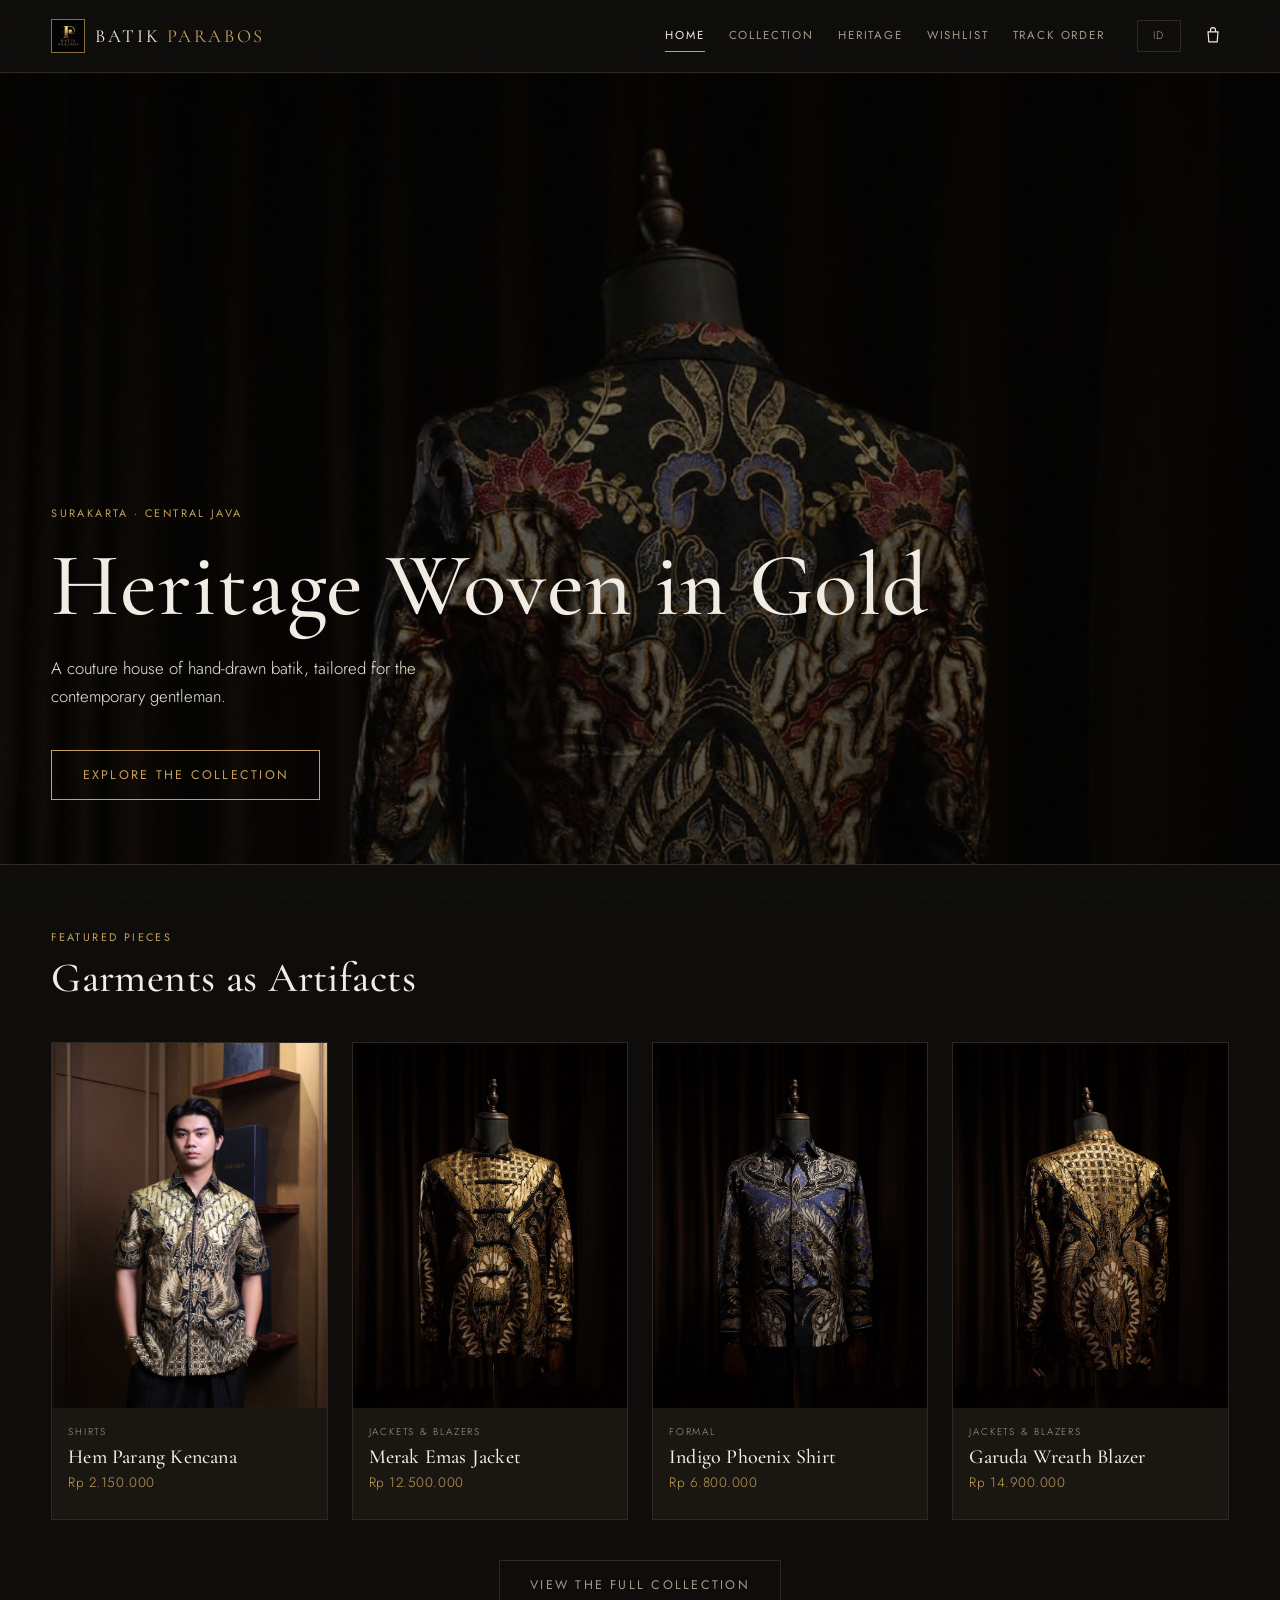
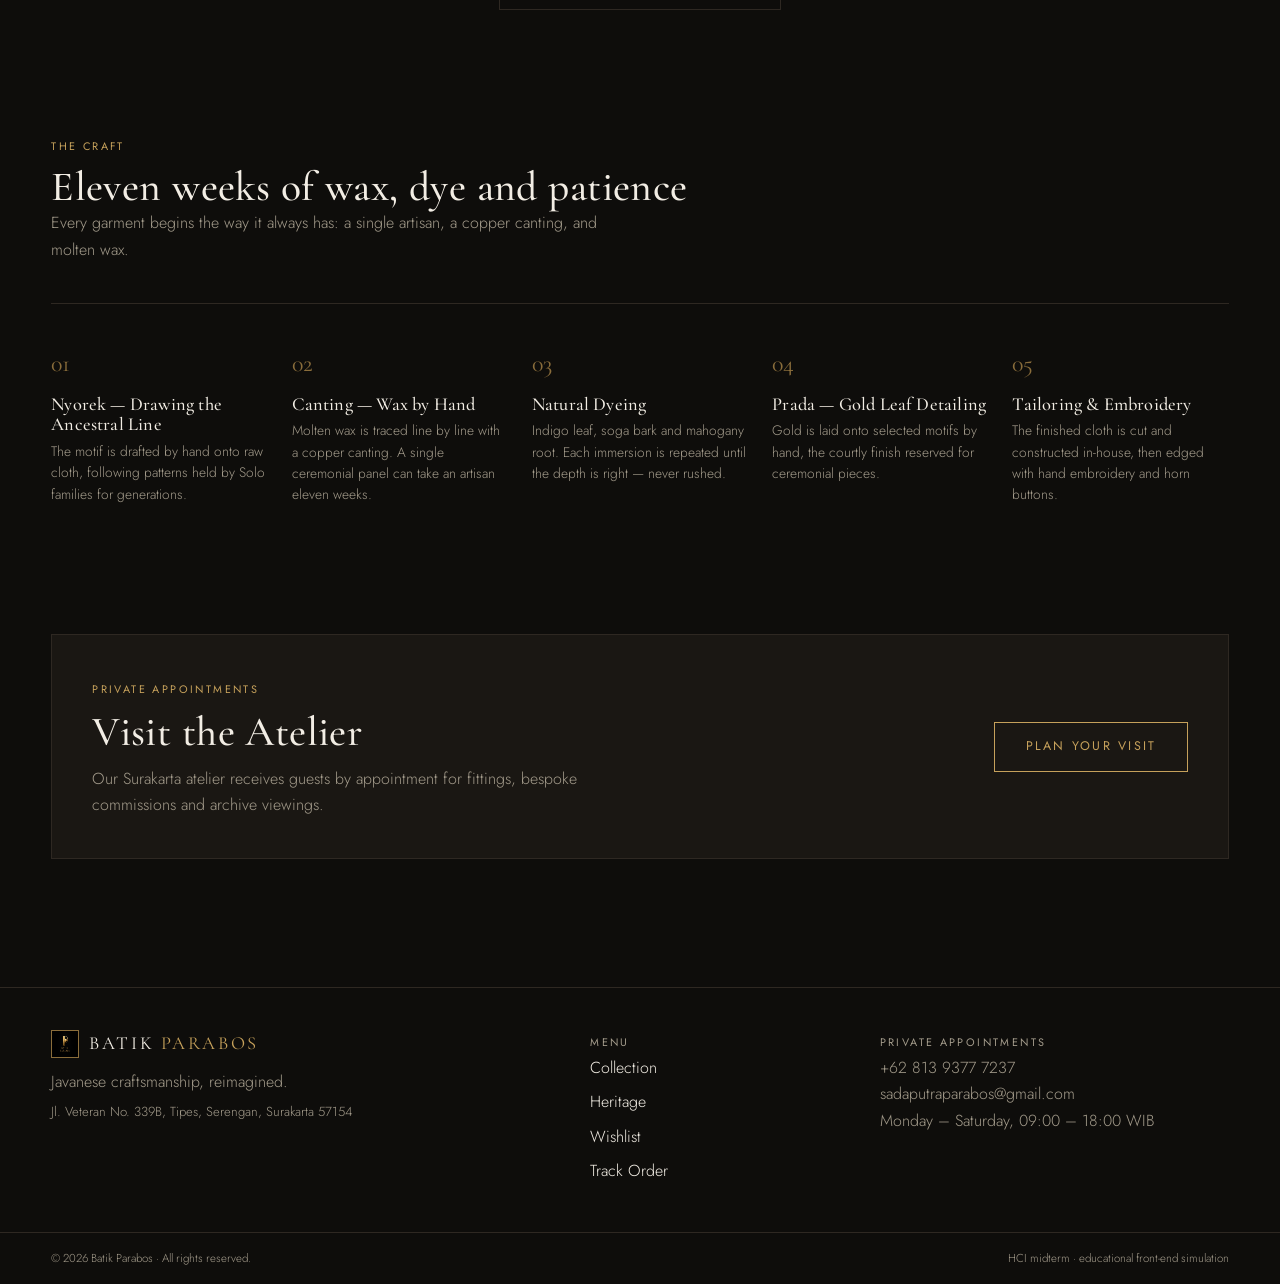
<file: index.html>
﻿<!DOCTYPE html>
<html lang="en">
<head>
  <meta charset="UTF-8">
  <meta name="viewport" content="width=device-width, initial-scale=1.0">
  <title>Batik Parabos — Heritage Batik Couture, Surakarta</title>
  <meta name="description" content="A Surakarta couture house of hand-drawn batik: shirts, jackets and ceremonial blazers uniting Javanese motifs with contemporary tailoring.">
  <link rel="icon" type="image/png" href="img/logo.png">
  <link rel="stylesheet" href="css/fonts.css?v17">
  <link rel="stylesheet" href="css/style.css?v17">
  <link rel="stylesheet" href="css/pages/home.css?v17">
</head>
<body>

  <header class="nav">
    <div class="nav__inner">
      <a class="nav__brand" href="index.html">
        <img src="img/logo.png" alt="Logo Batik Parabos" class="nav__logo">
        <span class="nav__wordmark">Batik <span>Parabos</span></span>
      </a>
      <nav class="nav__links" aria-label="Main navigation">
        <a href="index.html" data-i18n="nav.home" class="is-current">Home</a>
        <a href="collection.html" data-i18n="nav.collection">Collection</a>
        <a href="heritage.html" data-i18n="nav.heritage">Heritage</a>
        <a href="wishlist.html" data-i18n="nav.wishlist">Wishlist</a>
        <a href="track.html" data-i18n="nav.track">Track Order</a>
      </nav>
      <div class="nav__actions">
        <button type="button" class="lang-toggle" data-lang-toggle aria-label="Switch language">ID</button>
        <a class="nav__cart" href="cart.html" aria-label="Cart">
          <svg viewBox="0 0 24 24" aria-hidden="true"><path d="M6 7h12l-1 12H7L6 7z"/><path d="M9 7V5a3 3 0 0 1 6 0v2"/></svg>
          <span class="cart-badge" id="cartBadge">0</span>
        </a>
      </div>
    </div>
  </header>

  <main>
    <section class="hero">
      <div class="hero-media">
        <img src="img/hero.jpg" alt="Punggung blazer batik tulis sogan dengan medali emas">
      </div>
      <div class="hero-scrim"></div>
      <div class="hero__content wrap">
        <p class="label-caps reveal">Surakarta · Central Java</p>
        <h1 class="hero__title reveal">Heritage Woven in Gold</h1>
        <p class="hero__sub reveal">A couture house of hand-drawn batik, tailored for the contemporary gentleman.</p>
        <a href="collection.html" class="btn reveal">Explore the Collection</a>
      </div>
    </section>

    <section class="section wrap">
      <div class="section-head reveal">
        <span class="label-caps" data-i18n="home.featured">Featured Pieces</span>
        <h2 class="section-title" data-i18n="home.featuredTitle">Garments as Artifacts</h2>
      </div>
      <div class="product-grid" id="featuredGrid"></div>
      <div class="home__viewall">
        <a href="collection.html" class="btn btn--ghost">View the full collection</a>
      </div>
    </section>

    <section class="section wrap">
      <div class="section-head reveal">
        <span class="label-caps" data-i18n="heritage.craft">The Craft</span>
        <h2 class="section-title" data-i18n="home.craft">Eleven weeks of wax, dye and patience</h2>
        <p class="lede" data-i18n="home.craftSub">Every garment begins the way it always has: a single artisan, a copper canting, and molten wax.</p>
      </div>
      <div class="craft-strip">
        <div class="craft-step">
          <span class="craft-step__num">01</span>
          <h3 data-i18n="craft.1.title">Nyorek</h3>
          <p class="text-muted" data-i18n="craft.1.desc">The motif is drafted by hand onto raw cloth.</p>
        </div>
        <div class="craft-step">
          <span class="craft-step__num">02</span>
          <h3 data-i18n="craft.2.title">Canting</h3>
          <p class="text-muted" data-i18n="craft.2.desc">Molten wax is traced line by line with a copper canting.</p>
        </div>
        <div class="craft-step">
          <span class="craft-step__num">03</span>
          <h3 data-i18n="craft.3.title">Natural Dyeing</h3>
          <p class="text-muted" data-i18n="craft.3.desc">Indigo leaf, soga bark and mahogany root — never rushed.</p>
        </div>
        <div class="craft-step">
          <span class="craft-step__num">04</span>
          <h3 data-i18n="craft.4.title">Prada</h3>
          <p class="text-muted" data-i18n="craft.4.desc">Gold is laid onto selected motifs by hand.</p>
        </div>
        <div class="craft-step">
          <span class="craft-step__num">05</span>
          <h3 data-i18n="craft.5.title">Tailoring</h3>
          <p class="text-muted" data-i18n="craft.5.desc">Cut and constructed in-house, edged with hand embroidery.</p>
        </div>
      </div>
    </section>

    <section class="section wrap">
      <div class="atelier-band reveal">
        <div>
          <span class="label-caps" data-i18n="atelier.sub">Private appointments</span>
          <h2 class="section-title" data-i18n="atelier.title">Visit the Atelier</h2>
          <p class="lede" data-i18n="atelier.p">Our Surakarta atelier receives guests by appointment for fittings, bespoke commissions and archive viewings.</p>
        </div>
        <a href="heritage.html#atelier" class="btn">Plan your visit</a>
      </div>
    </section>
  </main>

  <footer class="footer">
    <div class="footer__inner">
      <div>
        <div class="footer__brand">
          <img src="img/logo.png" alt="">
          <span class="nav__wordmark">Batik <span>Parabos</span></span>
        </div>
        <p class="text-muted" data-i18n="footer.tag">Javanese craftsmanship, reimagined.</p>
        <p class="text-muted footer__addr">Jl. Veteran No. 339B, Tipes, Serengan, Surakarta 57154</p>
      </div>
      <div>
        <span class="label-caps">Menu</span>
        <ul>
          <li><a href="collection.html" data-i18n="nav.collection">Collection</a></li>
          <li><a href="heritage.html" data-i18n="nav.heritage">Heritage</a></li>
          <li><a href="wishlist.html" data-i18n="nav.wishlist">Wishlist</a></li>
          <li><a href="track.html" data-i18n="footer.track">Track Order</a></li>
        </ul>
      </div>
      <div>
        <span class="label-caps" data-i18n="atelier.sub">Private appointments</span>
        <p class="text-muted">+62 813 9377 7237</p>
        <p class="text-muted">sadaputraparabos@gmail.com</p>
        <p class="text-muted" data-i18n="atelier.hours">Monday – Saturday, 09:00 – 18:00 WIB</p>
      </div>
    </div>
    <div class="footer__bottom">
      <div class="footer__bottom-inner">
        <span>© 2026 Batik Parabos · <span data-i18n="footer.rights">All rights reserved.</span></span>
        <span>HCI midterm · educational front-end simulation</span>
      </div>
    </div>
  </footer>

  <div class="toast" id="toast" role="status" aria-live="polite"></div>

  <script src="js/products.js?v17"></script>
  <script src="js/i18n.js?v17"></script>
  <script src="js/main.js?v17"></script>
  <script src="js/home.js?v17"></script>
</body>
</html>
</file>
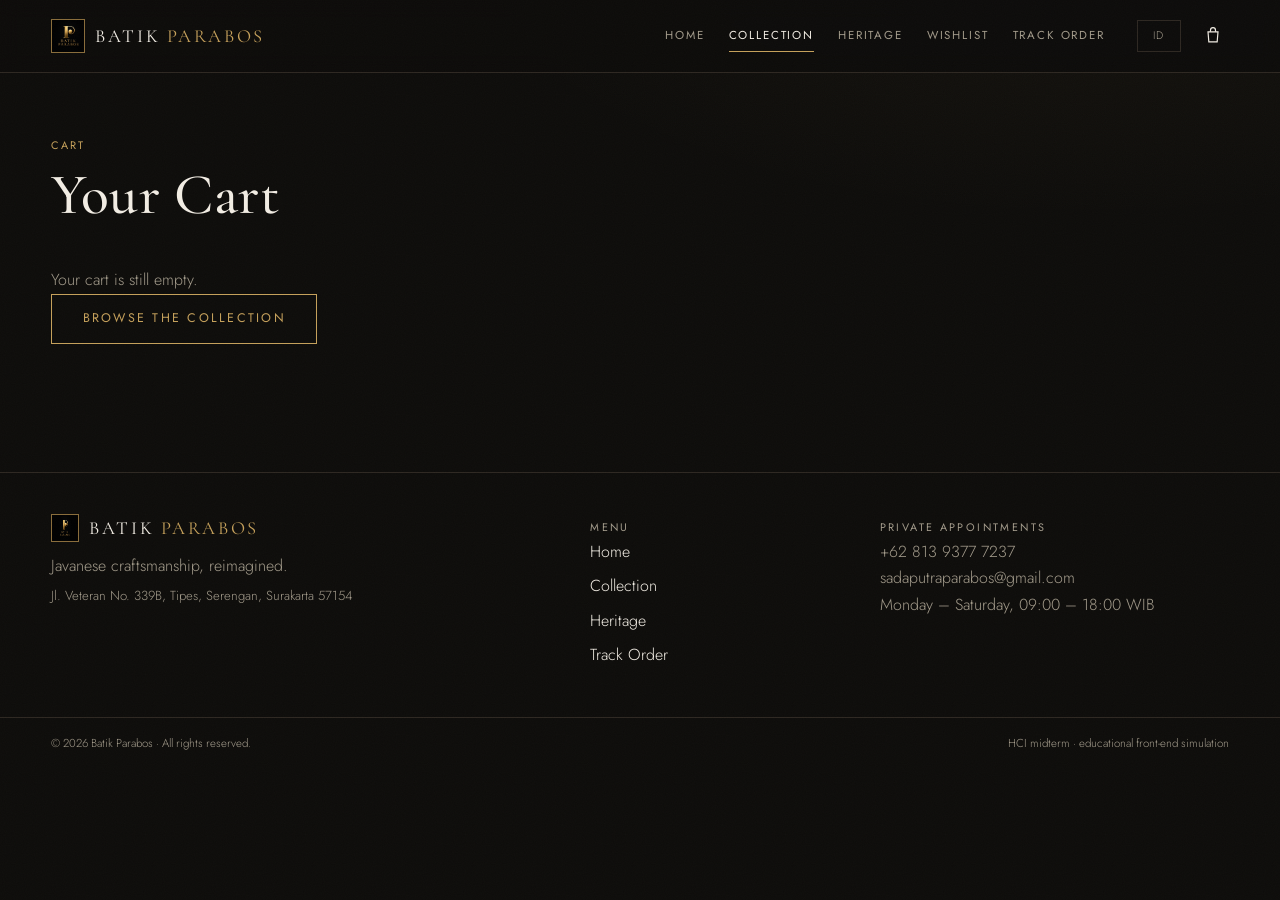
<file: cart.html>
﻿<!DOCTYPE html>
<html lang="en">
<head>
  <meta charset="UTF-8">
  <meta name="viewport" content="width=device-width, initial-scale=1.0">
  <title>Your Cart — Batik Parabos</title>
  <link rel="icon" type="image/png" href="img/logo.png">
  <link rel="stylesheet" href="css/fonts.css?v17">
  <link rel="stylesheet" href="css/style.css?v17">
  <link rel="stylesheet" href="css/pages/cart.css?v17">
</head>
<body>

  <header class="nav">
    <div class="nav__inner">
      <a class="nav__brand" href="index.html">
        <img src="img/logo.png" alt="Logo Batik Parabos" class="nav__logo">
        <span class="nav__wordmark">Batik <span>Parabos</span></span>
      </a>
      <nav class="nav__links" aria-label="Main navigation">
        <a href="index.html" data-i18n="nav.home">Home</a>
        <a href="collection.html" data-i18n="nav.collection" class="is-current">Collection</a>
        <a href="heritage.html" data-i18n="nav.heritage">Heritage</a>
        <a href="wishlist.html" data-i18n="nav.wishlist">Wishlist</a>
        <a href="track.html" data-i18n="nav.track">Track Order</a>
      </nav>
      <div class="nav__actions">
        <button type="button" class="lang-toggle" data-lang-toggle aria-label="Switch language">ID</button>
        <a class="nav__cart" href="cart.html" aria-label="Cart">
          <svg viewBox="0 0 24 24" aria-hidden="true"><path d="M6 7h12l-1 12H7L6 7z"/><path d="M9 7V5a3 3 0 0 1 6 0v2"/></svg>
          <span class="cart-badge" id="cartBadge">0</span>
        </a>
      </div>
    </div>
  </header>

  <main class="section wrap">
    <div class="section-head">
      <span class="label-caps" data-i18n="nav.cart">Cart</span>
      <h1 class="page-title" data-i18n="cart.title">Your Cart</h1>
    </div>

    <div class="cart-empty" id="cartEmpty" hidden>
      <p class="lede" data-i18n="cart.empty">Your cart is still empty.</p>
      <a href="collection.html" class="btn" data-i18n="cart.browse">Browse the collection</a>
    </div>

    <div class="cart-layout" id="cartLayout" hidden>
      <div class="cart-list" id="cartList"></div>

      <aside class="cart-summary">
        <span class="label-caps" data-i18n="checkout.summary">Order summary</span>
        <div class="cart-row-line">
          <span class="text-muted" data-i18n="cart.subtotal">Subtotal</span>
          <span id="sumSubtotal"></span>
        </div>
        <div class="cart-row-line">
          <span class="text-muted" data-i18n="cart.shipping">Shipping</span>
          <span class="cart-free" data-i18n="cart.shippingVal">Complimentary insured delivery</span>
        </div>
        <div class="cart-row-line cart-row-line--total">
          <span data-i18n="cart.total">Total</span>
          <span id="sumTotal"></span>
        </div>
        <a href="checkout.html" class="btn btn--solid cart-checkout-btn" id="btnCheckout" data-i18n="cart.checkout">Proceed to Checkout</a>
      </aside>
    </div>
  </main>

  <footer class="footer">
    <div class="footer__inner">
      <div>
        <div class="footer__brand">
          <img src="img/logo.png" alt="">
          <span class="nav__wordmark">Batik <span>Parabos</span></span>
        </div>
        <p class="text-muted" data-i18n="footer.tag">Javanese craftsmanship, reimagined.</p>
        <p class="text-muted footer__addr">Jl. Veteran No. 339B, Tipes, Serengan, Surakarta 57154</p>
      </div>
      <div>
        <span class="label-caps">Menu</span>
        <ul>
          <li><a href="index.html" data-i18n="nav.home">Home</a></li>
          <li><a href="collection.html" data-i18n="nav.collection">Collection</a></li>
          <li><a href="heritage.html" data-i18n="nav.heritage">Heritage</a></li>
          <li><a href="track.html" data-i18n="footer.track">Track Order</a></li>
        </ul>
      </div>
      <div>
        <span class="label-caps" data-i18n="atelier.sub">Private appointments</span>
        <p class="text-muted">+62 813 9377 7237</p>
        <p class="text-muted">sadaputraparabos@gmail.com</p>
        <p class="text-muted" data-i18n="atelier.hours">Monday – Saturday, 09:00 – 18:00 WIB</p>
      </div>
    </div>
    <div class="footer__bottom">
      <div class="footer__bottom-inner">
        <span>© 2026 Batik Parabos · <span data-i18n="footer.rights">All rights reserved.</span></span>
        <span>HCI midterm · educational front-end simulation</span>
      </div>
    </div>
  </footer>

  <div class="toast" id="toast" role="status" aria-live="polite"></div>

  <script src="js/products.js?v17"></script>
  <script src="js/i18n.js?v17"></script>
  <script src="js/main.js?v17"></script>
  <script src="js/cart.js?v17"></script>
</body>
</html>
</file>
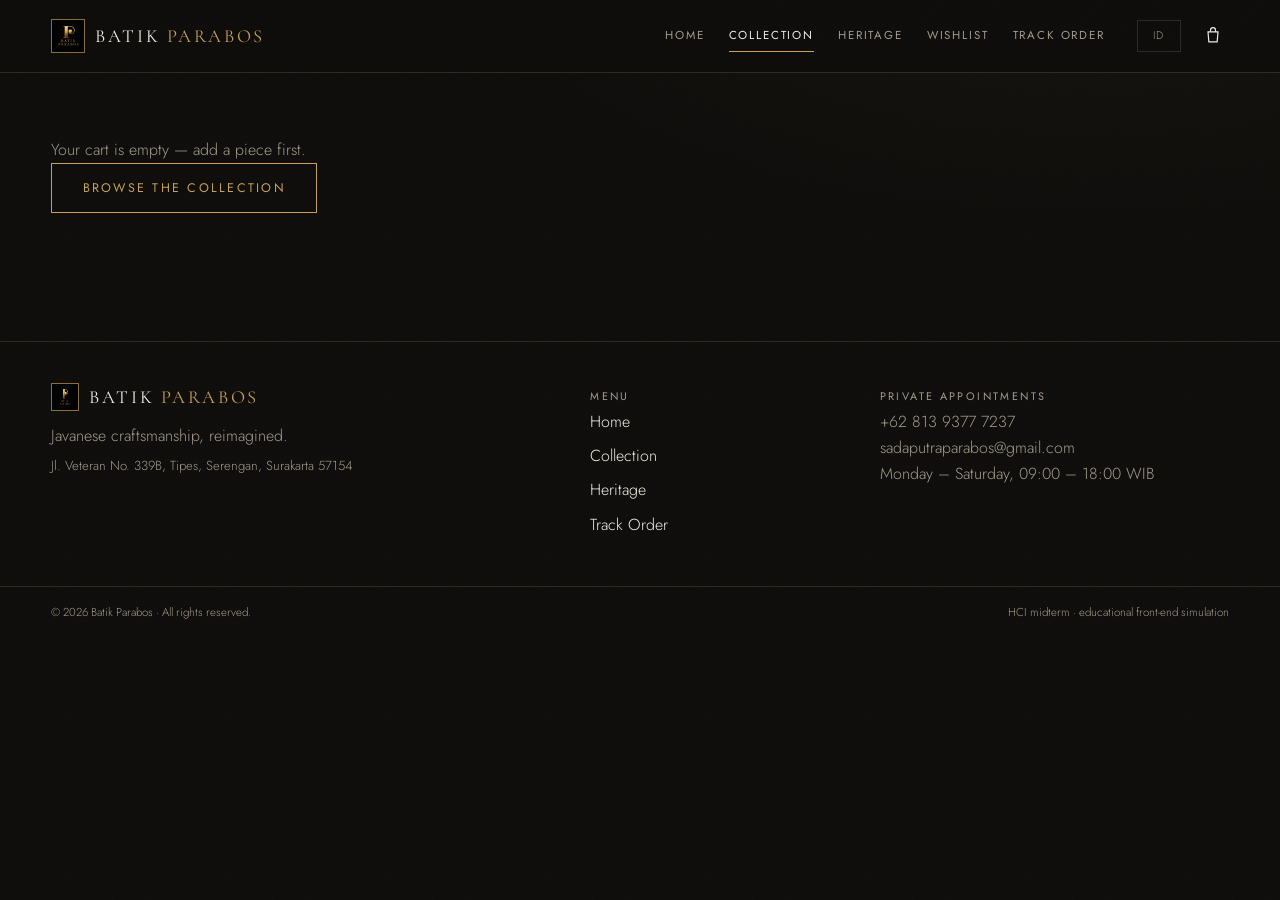
<file: checkout.html>
﻿<!DOCTYPE html>
<html lang="en">
<head>
  <meta charset="UTF-8">
  <meta name="viewport" content="width=device-width, initial-scale=1.0">
  <title>Checkout — Batik Parabos</title>
  <link rel="icon" type="image/png" href="img/logo.png">
  <link rel="stylesheet" href="css/fonts.css?v17">
  <link rel="stylesheet" href="css/style.css?v17">
  <link rel="stylesheet" href="css/pages/checkout.css?v17">
</head>
<body>

  <header class="nav">
    <div class="nav__inner">
      <a class="nav__brand" href="index.html">
        <img src="img/logo.png" alt="Logo Batik Parabos" class="nav__logo">
        <span class="nav__wordmark">Batik <span>Parabos</span></span>
      </a>
      <nav class="nav__links" aria-label="Main navigation">
        <a href="index.html" data-i18n="nav.home">Home</a>
        <a href="collection.html" data-i18n="nav.collection" class="is-current">Collection</a>
        <a href="heritage.html" data-i18n="nav.heritage">Heritage</a>
        <a href="wishlist.html" data-i18n="nav.wishlist">Wishlist</a>
        <a href="track.html" data-i18n="nav.track">Track Order</a>
      </nav>
      <div class="nav__actions">
        <button type="button" class="lang-toggle" data-lang-toggle aria-label="Switch language">ID</button>
        <a class="nav__cart" href="cart.html" aria-label="Cart">
          <svg viewBox="0 0 24 24" aria-hidden="true"><path d="M6 7h12l-1 12H7L6 7z"/><path d="M9 7V5a3 3 0 0 1 6 0v2"/></svg>
          <span class="cart-badge" id="cartBadge">0</span>
        </a>
      </div>
    </div>
  </header>

  <main class="section wrap">
    <div id="coEmpty" hidden>
      <p class="lede" data-i18n="checkout.empty">Your cart is empty — add a piece first.</p>
      <a href="collection.html" class="btn" data-i18n="cart.browse">Browse the collection</a>
    </div>

    <div id="coForm" hidden>
      <div class="section-head">
        <span class="label-caps" data-i18n="nav.cart">Cart</span>
        <h1 class="page-title" data-i18n="checkout.title">Checkout</h1>
      </div>

      <div class="co-layout">
        <section class="co-panel">
          <span class="label-caps" data-i18n="checkout.details">Delivery details</span>
          <form id="checkoutForm" novalidate>
            <div class="field co-field">
              <label for="fName" data-i18n="checkout.name">Full name</label>
              <input type="text" id="fName" autocomplete="name">
              <span class="field-error" id="eName" data-i18n="checkout.err.name">Please enter your name</span>
            </div>
            <div class="field co-field">
              <label for="fPhone" data-i18n="checkout.phone">Phone / WhatsApp</label>
              <input type="tel" id="fPhone" autocomplete="tel">
              <span class="field-error" id="ePhone" data-i18n="checkout.err.phone">Please enter a valid phone number</span>
            </div>
            <div class="field co-field">
              <label for="fAddr" data-i18n="checkout.address">Delivery address</label>
              <textarea id="fAddr" rows="3" autocomplete="street-address"></textarea>
              <span class="field-error" id="eAddr" data-i18n="checkout.err.address">Please enter your delivery address</span>
            </div>

            <span class="label-caps co-pay-label" data-i18n="checkout.payment">Payment</span>
            <div class="co-pay-options">
              <label class="co-pay-option">
                <input type="radio" name="pay" value="transfer" checked>
                <svg class="co-pay-icon" viewBox="0 0 24 24" aria-hidden="true"><path d="M3 10l9-6 9 6"/><path d="M5 10v8M9.5 10v8M14.5 10v8M19 10v8"/><path d="M3 18h18"/></svg>
                <span class="co-pay-text">
                  <span class="co-pay-name" data-i18n="checkout.pay.transfer">Bank transfer</span>
                  <span class="co-pay-desc" data-i18n="checkout.pay.transferDesc">Pay from any bank account</span>
                </span>
              </label>

              <label class="co-pay-option">
                <input type="radio" name="pay" value="va">
                <svg class="co-pay-icon" viewBox="0 0 24 24" aria-hidden="true"><rect x="4" y="3" width="16" height="18" rx="1"/><path d="M8 7h8M8 11h8M8 15h4"/><path d="M16 17h.01"/></svg>
                <span class="co-pay-text">
                  <span class="co-pay-name" data-i18n="checkout.pay.va">Virtual account</span>
                  <span class="co-pay-desc" data-i18n="checkout.pay.vaDesc">One-time account number — BCA, Mandiri, BNI, BRI</span>
                </span>
              </label>

              <label class="co-pay-option">
                <input type="radio" name="pay" value="qris">
                <svg class="co-pay-icon" viewBox="0 0 24 24" aria-hidden="true"><rect x="3" y="3" width="7" height="7"/><rect x="14" y="3" width="7" height="7"/><rect x="3" y="14" width="7" height="7"/><path d="M14 14h3v3h-3zM18 18h3v3h-3zM14 21v-2M21 14h-2"/></svg>
                <span class="co-pay-text">
                  <span class="co-pay-name" data-i18n="checkout.pay.qris">QRIS</span>
                  <span class="co-pay-desc" data-i18n="checkout.pay.qrisDesc">Scan with any e-wallet or m-banking</span>
                </span>
              </label>
            </div>
            <p class="co-sim text-muted" data-i18n="checkout.sim">Simulated payment — no real charge</p>
          </form>
        </section>

        <aside class="co-summary">
          <span class="label-caps" data-i18n="checkout.summary">Order summary</span>
          <div id="coItems" class="co-items"></div>
          <div class="cart-row-line">
            <span class="text-muted" data-i18n="cart.subtotal">Subtotal</span>
            <span id="coSubtotal"></span>
          </div>
          <div class="cart-row-line">
            <span class="text-muted" data-i18n="cart.shipping">Shipping</span>
            <span class="cart-free" data-i18n="cart.shippingVal">Complimentary insured delivery</span>
          </div>
          <div class="cart-row-line cart-row-line--total">
            <span data-i18n="cart.total">Total</span>
            <span id="coTotal"></span>
          </div>
          <button type="submit" form="checkoutForm" class="btn btn--solid" id="btnPay" data-i18n="checkout.pay">Place Order</button>
        </aside>
      </div>
    </div>

<div id="coPayment" hidden>
  <div class="success pay-screen">
    <span class="label-caps" data-i18n="pay.title">Payment Instructions</span>
    <h1 class="page-title" id="payTitle"></h1>
    <p class="lede" data-i18n="pay.sub">Complete your payment to confirm the order.</p>

    <div class="pay-total">
      <span class="text-muted" data-i18n="cart.total">Total</span>
      <strong id="payAmount"></strong>
    </div>

    <!-- Transfer -->
    <div class="pay-method" id="payTransfer" hidden>
      <div class="co-pay-line"><span class="text-muted" data-i18n="checkout.pay.bank">Bank</span><strong>BCA</strong></div>
      <div class="co-pay-line"><span class="text-muted" data-i18n="checkout.pay.account">Account number</span><strong>8001 2345 6789</strong></div>
      <div class="co-pay-line"><span class="text-muted" data-i18n="checkout.pay.holder">Account holder</span><strong>Batik Parabos</strong></div>
    </div>

    <!-- Virtual account -->
    <div class="pay-method" id="payVa" hidden>
      <p class="text-muted" data-i18n="pay.vaBank">Virtual account bank</p>
      <div class="va-banks" id="vaBanks">
        <button type="button" class="va-bank is-current" data-bank="BCA">BCA</button>
        <button type="button" class="va-bank" data-bank="Mandiri">Mandiri</button>
        <button type="button" class="va-bank" data-bank="BNI">BNI</button>
        <button type="button" class="va-bank" data-bank="BRI">BRI</button>
      </div>
      <div class="va-number" id="vaNumber"></div>
      <ol class="pay-steps text-muted">
        <li data-i18n="pay.vaStep1">Open your m-banking or ATM.</li>
        <li data-i18n="pay.vaStep2">Choose Virtual Account billing.</li>
        <li data-i18n="pay.vaStep3">Enter the number above and pay the full amount.</li>
      </ol>
    </div>

    <!-- QRIS -->
    <div class="pay-method" id="payQris" hidden>
      <div class="co-pay-qr" aria-hidden="true">
        <svg viewBox="0 0 21 21"><path d="M0 0h7v7H0zM2 2h3v3H2zM14 0h7v7h-7zM16 2h3v3h-3zM0 14h7v7H0zM2 16h3v3H2zM9 0h2v2H9zM12 1h1v3h-1zM9 4h1v2H9zM0 9h2v2H0zM4 10h3v1H4zM9 9h2v2H9zM12 11h1v2h-1zM9 13h1v3H9zM11 15h2v2h-2zM14 14h2v1h-2zM17 13h2v1h-2zM19 15h2v3h-2zM14 18h1v3h-1zM16 20h2v1h-2zM9 19h1v2H9zM3 9h1v1H3zM6 13h1v1H6z" fill="currentColor"/></svg>
      </div>
      <p class="text-muted" data-i18n="pay.qrisHint">Scan with any e-wallet or m-banking app.</p>
    </div>

    <!-- Simulated gateway: auto-verified after 5 seconds -->
    <div class="pay-wait">
      <p class="pay-wait__status text-muted" data-i18n="pay.waiting">Payment gateway is verifying your payment… (simulated)</p>
      <div class="pay-progress" role="progressbar" aria-label="Payment verification">
        <div class="pay-progress__fill" id="payProgressFill"></div>
      </div>
    </div>

    <p class="co-pay-sim text-muted" data-i18n="pay.simNoticeFull">Payment confirmation is simulated — this demo marks the order as paid automatically after a few seconds. In a real store, a payment gateway verifies every payment in real time.</p>
  </div>
</div>

<div id="coSuccess" hidden>
  <div class="success">
    <h1 class="page-title" data-i18n="success.thanks">Order Confirmed</h1>
    <p class="lede" data-i18n="success.paidSub">Payment received — your piece is queued with the atelier.</p>
    <div class="success__no">
      <span class="text-muted" data-i18n="success.orderNo">Order number</span>
      <strong id="successNo"></strong>
    </div>
    <p class="text-muted success__hint" data-i18n="success.shipPending">A shipping code will appear once the courier processes your package — track your order to see it.</p>
    <div class="success__actions">
      <a href="track.html" class="btn btn--solid" data-i18n="success.track">Track Your Order</a>
      <a href="collection.html" class="btn btn--ghost" data-i18n="success.back">Back to Collection</a>
    </div>
  </div>
</div>
  </main>

  <footer class="footer">
    <div class="footer__inner">
      <div>
        <div class="footer__brand">
          <img src="img/logo.png" alt="">
          <span class="nav__wordmark">Batik <span>Parabos</span></span>
        </div>
        <p class="text-muted" data-i18n="footer.tag">Javanese craftsmanship, reimagined.</p>
        <p class="text-muted footer__addr">Jl. Veteran No. 339B, Tipes, Serengan, Surakarta 57154</p>
      </div>
      <div>
        <span class="label-caps">Menu</span>
        <ul>
          <li><a href="index.html" data-i18n="nav.home">Home</a></li>
          <li><a href="collection.html" data-i18n="nav.collection">Collection</a></li>
          <li><a href="heritage.html" data-i18n="nav.heritage">Heritage</a></li>
          <li><a href="track.html" data-i18n="footer.track">Track Order</a></li>
        </ul>
      </div>
      <div>
        <span class="label-caps" data-i18n="atelier.sub">Private appointments</span>
        <p class="text-muted">+62 813 9377 7237</p>
        <p class="text-muted">sadaputraparabos@gmail.com</p>
        <p class="text-muted" data-i18n="atelier.hours">Monday – Saturday, 09:00 – 18:00 WIB</p>
      </div>
    </div>
    <div class="footer__bottom">
      <div class="footer__bottom-inner">
        <span>© 2026 Batik Parabos · <span data-i18n="footer.rights">All rights reserved.</span></span>
        <span>HCI midterm · educational front-end simulation</span>
      </div>
    </div>
  </footer>

  <div class="toast" id="toast" role="status" aria-live="polite"></div>

  <script src="js/products.js?v17"></script>
  <script src="js/i18n.js?v17"></script>
  <script src="js/main.js?v17"></script>
  <script src="js/checkout.js?v17"></script>
</body>
</html>
</file>
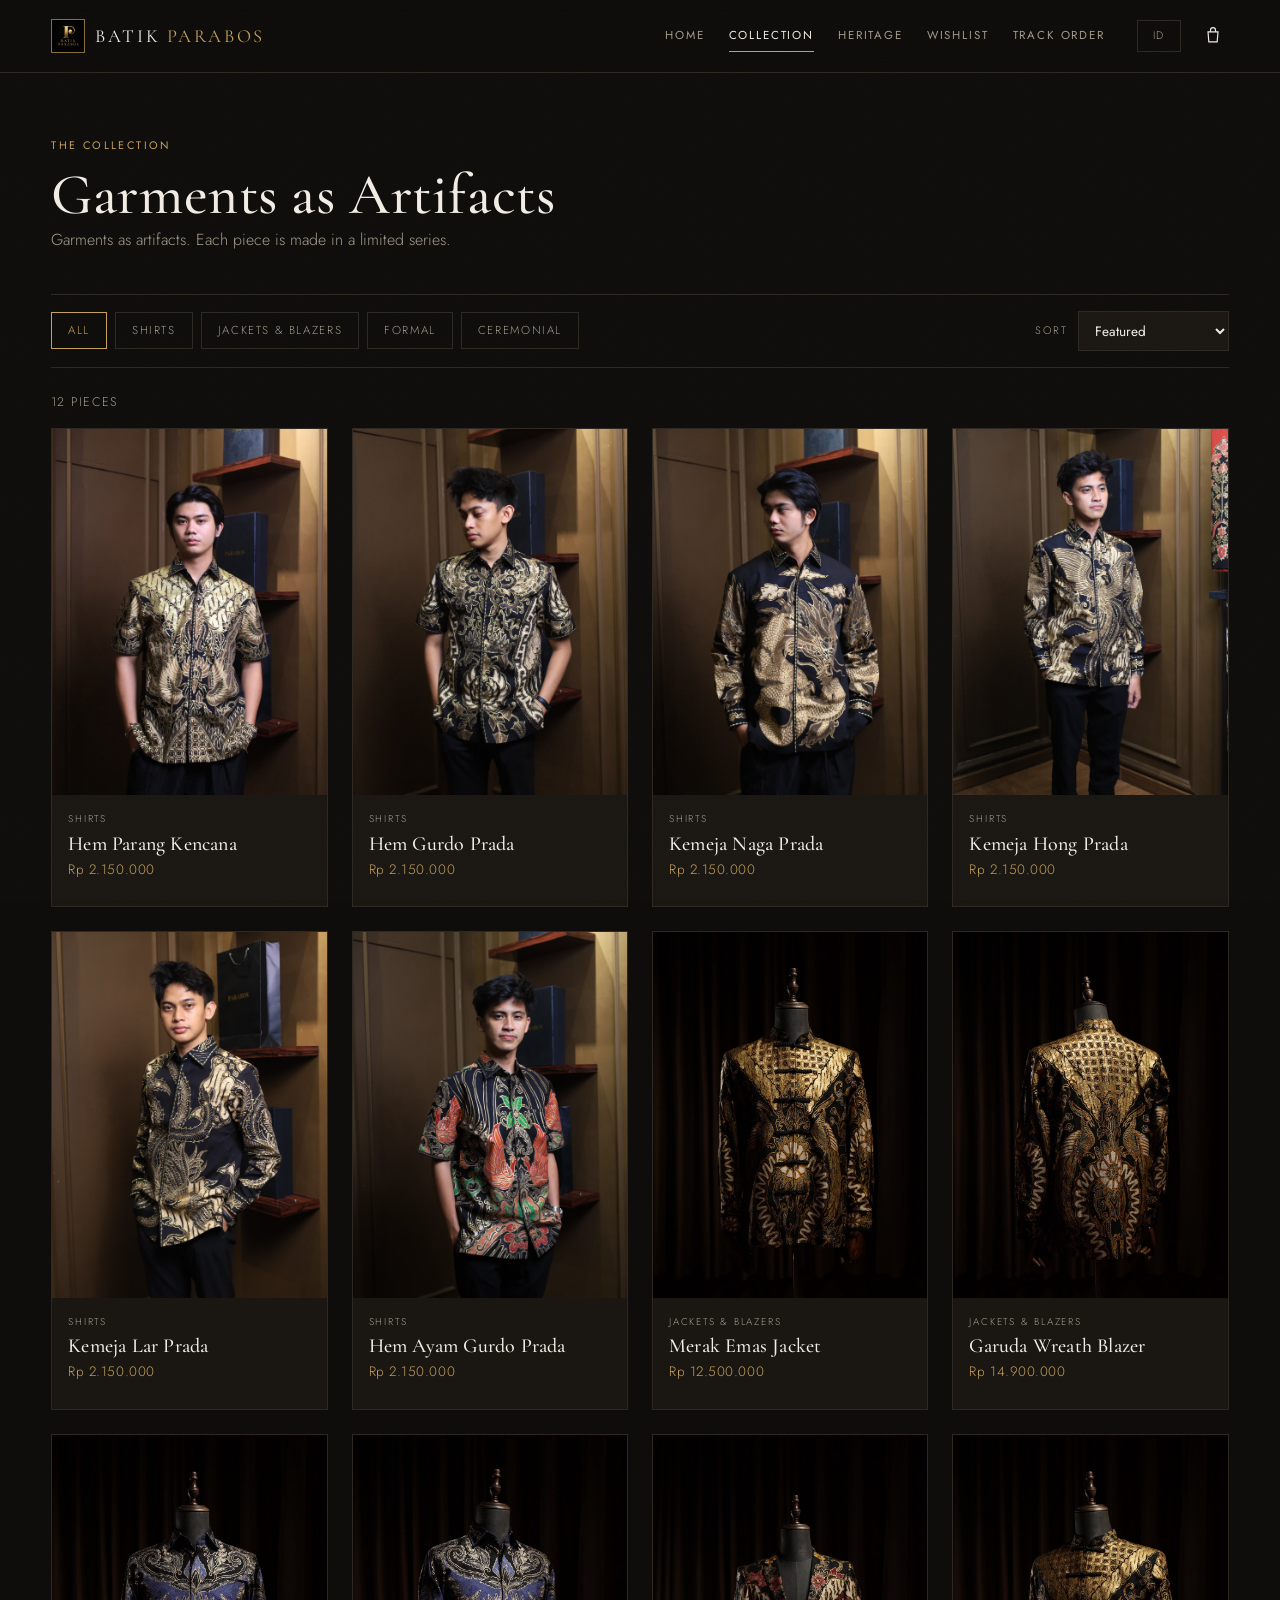
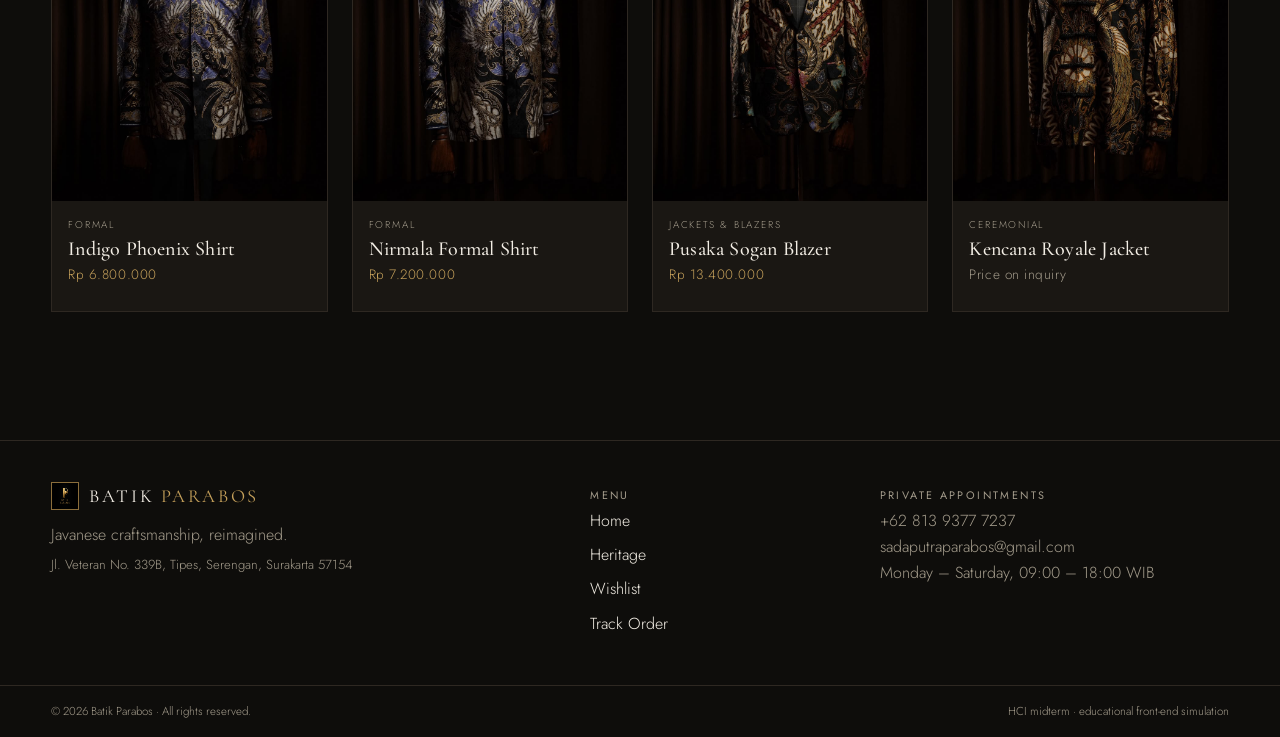
<file: collection.html>
﻿<!DOCTYPE html>
<html lang="en">
<head>
  <meta charset="UTF-8">
  <meta name="viewport" content="width=device-width, initial-scale=1.0">
  <title>Collection — Batik Parabos</title>
  <link rel="icon" type="image/png" href="img/logo.png">
  <link rel="stylesheet" href="css/fonts.css?v17">
  <link rel="stylesheet" href="css/style.css?v17">
  <link rel="stylesheet" href="css/pages/collection.css?v17">
</head>
<body>

  <header class="nav">
    <div class="nav__inner">
      <a class="nav__brand" href="index.html">
        <img src="img/logo.png" alt="Logo Batik Parabos" class="nav__logo">
        <span class="nav__wordmark">Batik <span>Parabos</span></span>
      </a>
      <nav class="nav__links" aria-label="Main navigation">
        <a href="index.html" data-i18n="nav.home">Home</a>
        <a href="collection.html" data-i18n="nav.collection" class="is-current">Collection</a>
        <a href="heritage.html" data-i18n="nav.heritage">Heritage</a>
        <a href="wishlist.html" data-i18n="nav.wishlist">Wishlist</a>
        <a href="track.html" data-i18n="nav.track">Track Order</a>
      </nav>
      <div class="nav__actions">
        <button type="button" class="lang-toggle" data-lang-toggle aria-label="Switch language">ID</button>
        <a class="nav__cart" href="cart.html" aria-label="Cart">
          <svg viewBox="0 0 24 24" aria-hidden="true"><path d="M6 7h12l-1 12H7L6 7z"/><path d="M9 7V5a3 3 0 0 1 6 0v2"/></svg>
          <span class="cart-badge" id="cartBadge">0</span>
        </a>
      </div>
    </div>
  </header>

<main class="section wrap">
<div class="section-head">
        <span class="label-caps" data-i18n="collection.title">The Collection</span>
        <h1 class="page-title" data-i18n="home.featuredTitle">Garments as Artifacts</h1>
        <p class="lede" data-i18n="collection.sub">Garments as artifacts. Each piece is made in a limited series.</p>
      </div>

      <div class="col-bar">
        <div class="col-filters" id="filterBar">
          <button type="button" class="col-chip is-current" data-filter="all">All</button>
          <button type="button" class="col-chip" data-filter="Shirts">Shirts</button>
          <button type="button" class="col-chip" data-filter="Jackets &amp; Blazers">Jackets &amp; Blazers</button>
          <button type="button" class="col-chip" data-filter="Formal">Formal</button>
          <button type="button" class="col-chip" data-filter="Ceremonial">Ceremonial</button>
        </div>
        <div class="col-sort">
          <label for="sortSelect" class="text-muted" data-i18n="sort.label">Sort</label>
          <select id="sortSelect">
            <option value="featured">Featured</option>
            <option value="asc">Price · low to high</option>
            <option value="desc">Price · high to low</option>
          </select>
        </div>
      </div>

      <p class="col-count text-muted" id="colCount"></p>
      <div class="product-grid" id="colGrid"></div>
<p class="col-empty text-muted" id="colEmpty" hidden></p>
</main>

  <footer class="footer">
    <div class="footer__inner">
      <div>
        <div class="footer__brand">
          <img src="img/logo.png" alt="">
          <span class="nav__wordmark">Batik <span>Parabos</span></span>
        </div>
        <p class="text-muted" data-i18n="footer.tag">Javanese craftsmanship, reimagined.</p>
        <p class="text-muted footer__addr">Jl. Veteran No. 339B, Tipes, Serengan, Surakarta 57154</p>
      </div>
      <div>
        <span class="label-caps">Menu</span>
        <ul>
          <li><a href="index.html" data-i18n="nav.home">Home</a></li>
          <li><a href="heritage.html" data-i18n="nav.heritage">Heritage</a></li>
          <li><a href="wishlist.html" data-i18n="nav.wishlist">Wishlist</a></li>
          <li><a href="track.html" data-i18n="footer.track">Track Order</a></li>
        </ul>
      </div>
      <div>
        <span class="label-caps" data-i18n="atelier.sub">Private appointments</span>
        <p class="text-muted">+62 813 9377 7237</p>
        <p class="text-muted">sadaputraparabos@gmail.com</p>
        <p class="text-muted" data-i18n="atelier.hours">Monday – Saturday, 09:00 – 18:00 WIB</p>
      </div>
    </div>
    <div class="footer__bottom">
      <div class="footer__bottom-inner">
        <span>© 2026 Batik Parabos · <span data-i18n="footer.rights">All rights reserved.</span></span>
        <span>HCI midterm · educational front-end simulation</span>
      </div>
    </div>
  </footer>

  <div class="toast" id="toast" role="status" aria-live="polite"></div>

  <script src="js/products.js?v17"></script>
  <script src="js/i18n.js?v17"></script>
  <script src="js/main.js?v17"></script>
  <script src="js/catalog.js?v17"></script>
</body>
</html>
</file>
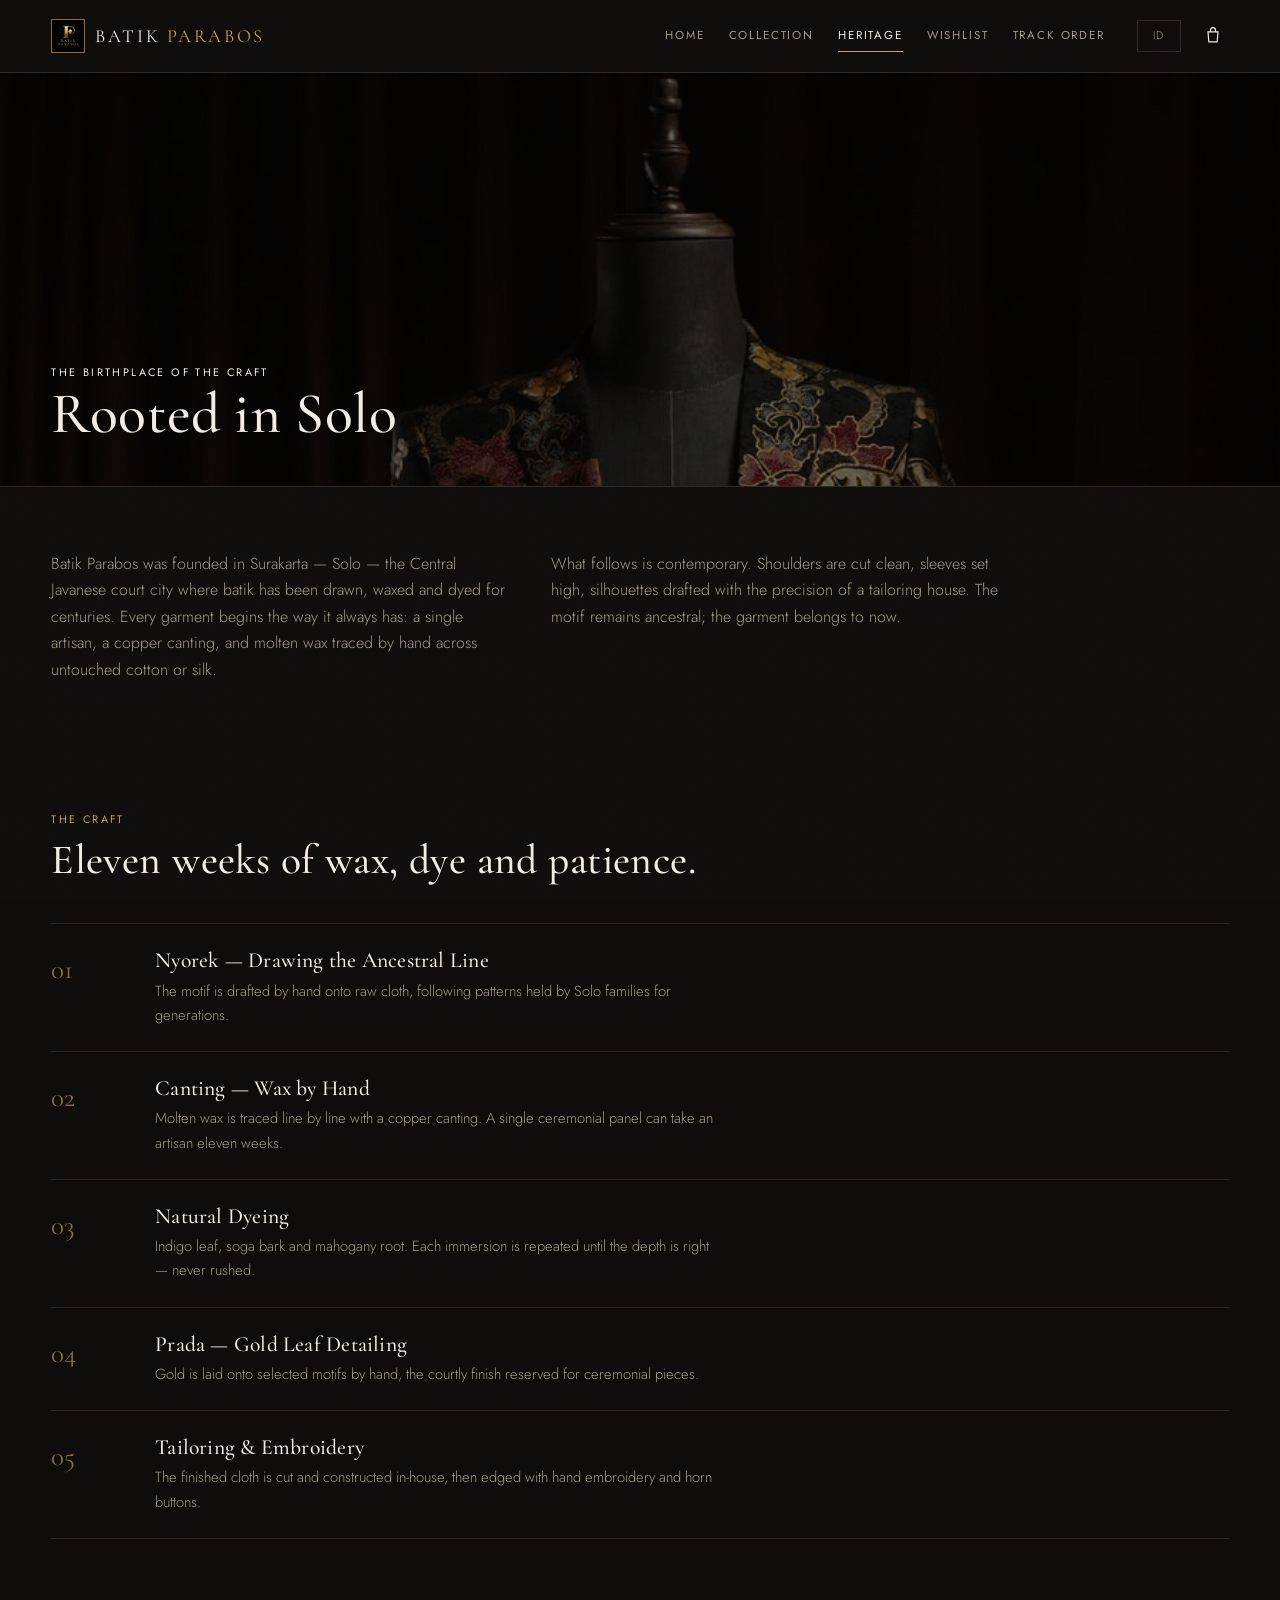
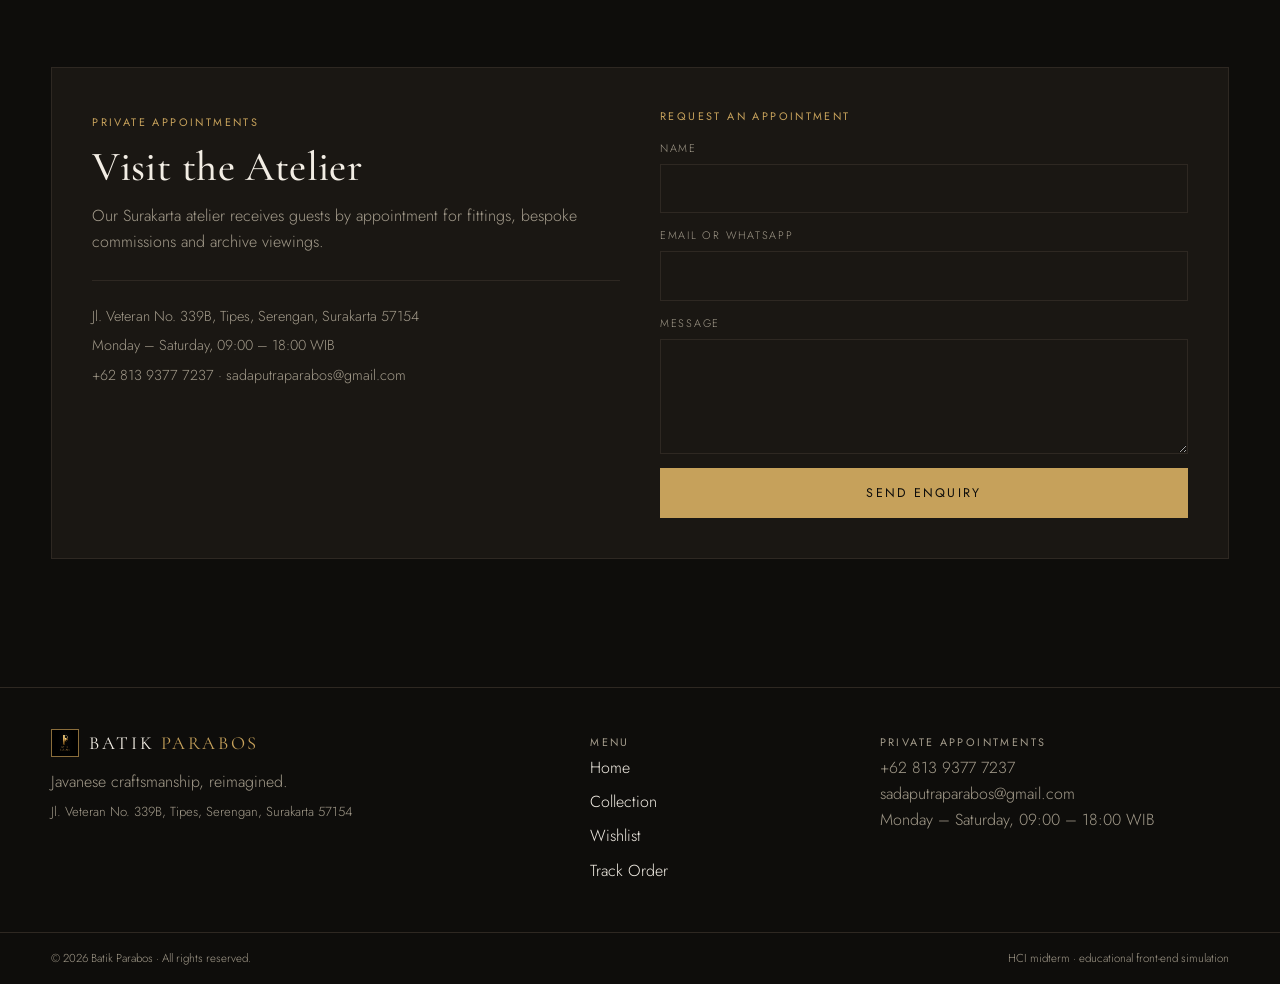
<file: heritage.html>
﻿<!DOCTYPE html>
<html lang="en">
<head>
  <meta charset="UTF-8">
  <meta name="viewport" content="width=device-width, initial-scale=1.0">
  <title>Heritage — Batik Parabos</title>
  <link rel="icon" type="image/png" href="img/logo.png">
  <link rel="stylesheet" href="css/fonts.css?v17">
  <link rel="stylesheet" href="css/style.css?v17">
  <link rel="stylesheet" href="css/pages/heritage.css?v17">
</head>
<body>

  <header class="nav">
    <div class="nav__inner">
      <a class="nav__brand" href="index.html">
        <img src="img/logo.png" alt="Logo Batik Parabos" class="nav__logo">
        <span class="nav__wordmark">Batik <span>Parabos</span></span>
      </a>
      <nav class="nav__links" aria-label="Main navigation">
        <a href="index.html" data-i18n="nav.home">Home</a>
        <a href="collection.html" data-i18n="nav.collection">Collection</a>
        <a href="heritage.html" data-i18n="nav.heritage" class="is-current">Heritage</a>
        <a href="wishlist.html" data-i18n="nav.wishlist">Wishlist</a>
        <a href="track.html" data-i18n="nav.track">Track Order</a>
      </nav>
      <div class="nav__actions">
        <button type="button" class="lang-toggle" data-lang-toggle aria-label="Switch language">ID</button>
        <a class="nav__cart" href="cart.html" aria-label="Cart">
          <svg viewBox="0 0 24 24" aria-hidden="true"><path d="M6 7h12l-1 12H7L6 7z"/><path d="M9 7V5a3 3 0 0 1 6 0v2"/></svg>
          <span class="cart-badge" id="cartBadge">0</span>
        </a>
      </div>
    </div>
  </header>

  <main>
    <section class="heritage-hero">
      <div class="hero-media">
        <img src="img/products/pusaka-sogan.jpg" alt="Blazer batik tulis motif parang dan bunga sogan">
      </div>
      <div class="hero-scrim"></div>
      <div class="heritage-hero__content wrap">
        <p class="label-caps" data-i18n="heritage.sub">The birthplace of the craft</p>
        <h1 class="page-title" data-i18n="heritage.title">Rooted in Solo</h1>
      </div>
    </section>    <section class="section wrap">
      <div class="heritage-cols reveal">
        <p class="heritage-p" data-i18n="heritage.p1"></p>
        <p class="heritage-p" data-i18n="heritage.p2"></p>
      </div>
    </section>

    <section class="section wrap">
      <div class="section-head">
        <span class="label-caps" data-i18n="heritage.craft">The Craft</span>
        <h2 class="section-title" data-i18n="heritage.craftSub">Eleven weeks of wax, dye and patience.</h2>
      </div>
      <ol class="craft-list">
        <li class="craft-row">
          <span class="craft-row__num">01</span>
          <div>
            <h3 data-i18n="craft.1.title">Nyorek — Drawing the Ancestral Line</h3>
            <p class="text-muted" data-i18n="craft.1.desc"></p>
          </div>
        </li>
        <li class="craft-row">
          <span class="craft-row__num">02</span>
          <div>
            <h3 data-i18n="craft.2.title">Canting — Wax by Hand</h3>
            <p class="text-muted" data-i18n="craft.2.desc"></p>
          </div>
        </li>
        <li class="craft-row">
          <span class="craft-row__num">03</span>
          <div>
            <h3 data-i18n="craft.3.title">Natural Dyeing</h3>
            <p class="text-muted" data-i18n="craft.3.desc"></p>
          </div>
        </li>
        <li class="craft-row">
          <span class="craft-row__num">04</span>
          <div>
            <h3 data-i18n="craft.4.title">Prada — Gold Leaf Detailing</h3>
            <p class="text-muted" data-i18n="craft.4.desc"></p>
          </div>
        </li>
        <li class="craft-row">
          <span class="craft-row__num">05</span>
          <div>
            <h3 data-i18n="craft.5.title">Tailoring &amp; Embroidery</h3>
            <p class="text-muted" data-i18n="craft.5.desc"></p>
          </div>
        </li>
      </ol>
    </section>

    <section class="section wrap" id="atelier">
      <div class="atelier-grid">
        <div class="atelier-info">
          <span class="label-caps" data-i18n="atelier.sub">Private appointments</span>
          <h2 class="section-title" data-i18n="atelier.title">Visit the Atelier</h2>
          <p class="lede" data-i18n="atelier.p">Our Surakarta atelier receives guests by appointment.</p>
          <div class="atelier-lines">
            <p class="text-muted">Jl. Veteran No. 339B, Tipes, Serengan, Surakarta 57154</p>
            <p class="text-muted" data-i18n="atelier.hours">Monday – Saturday, 09:00 – 18:00 WIB</p>
            <p class="text-muted">+62 813 9377 7237 · sadaputraparabos@gmail.com</p>
          </div>
        </div>
        <form class="atelier-form" id="atelierForm" novalidate>
          <span class="label-caps" data-i18n="atelier.form">Request an Appointment</span>
          <div class="field atelier-field">
            <label for="aName" data-i18n="atelier.name">Name</label>
            <input type="text" id="aName">
          </div>
          <div class="field atelier-field">
            <label for="aContact" data-i18n="atelier.contact">Email or WhatsApp</label>
            <input type="text" id="aContact">
          </div>
          <div class="field atelier-field">
            <label for="aMsg" data-i18n="atelier.message">Message</label>
            <textarea id="aMsg" rows="4"></textarea>
          </div>
          <button type="submit" class="btn btn--solid" data-i18n="atelier.send">Send Enquiry</button>
        </form>
      </div>
    </section>
  </main>

  <footer class="footer">
    <div class="footer__inner">
      <div>
        <div class="footer__brand">
          <img src="img/logo.png" alt="">
          <span class="nav__wordmark">Batik <span>Parabos</span></span>
        </div>
        <p class="text-muted" data-i18n="footer.tag">Javanese craftsmanship, reimagined.</p>
        <p class="text-muted footer__addr">Jl. Veteran No. 339B, Tipes, Serengan, Surakarta 57154</p>
      </div>
      <div>
        <span class="label-caps">Menu</span>
        <ul>
          <li><a href="index.html" data-i18n="nav.home">Home</a></li>
          <li><a href="collection.html" data-i18n="nav.collection">Collection</a></li>
          <li><a href="wishlist.html" data-i18n="nav.wishlist">Wishlist</a></li>
          <li><a href="track.html" data-i18n="footer.track">Track Order</a></li>
        </ul>
      </div>
      <div>
        <span class="label-caps" data-i18n="atelier.sub">Private appointments</span>
        <p class="text-muted">+62 813 9377 7237</p>
        <p class="text-muted">sadaputraparabos@gmail.com</p>
        <p class="text-muted" data-i18n="atelier.hours">Monday – Saturday, 09:00 – 18:00 WIB</p>
      </div>
    </div>
    <div class="footer__bottom">
      <div class="footer__bottom-inner">
        <span>© 2026 Batik Parabos · <span data-i18n="footer.rights">All rights reserved.</span></span>
        <span>HCI midterm · educational front-end simulation</span>
      </div>
    </div>
  </footer>

  <div class="toast" id="toast" role="status" aria-live="polite"></div>

  <script src="js/products.js?v17"></script>
  <script src="js/i18n.js?v17"></script>
  <script src="js/main.js?v17"></script>
  <script src="js/heritage.js?v17"></script>
</body>
</html>
</file>
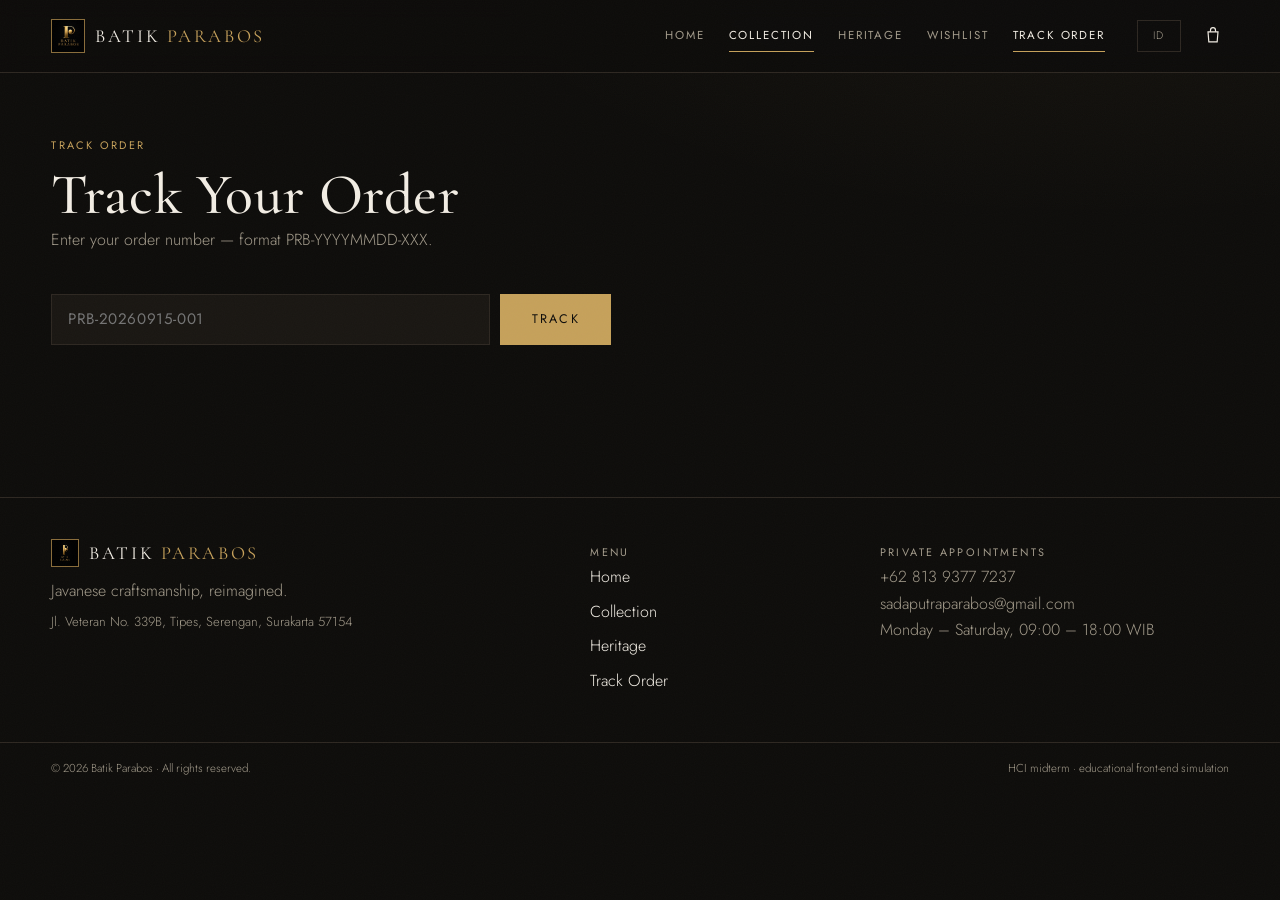
<file: track.html>
﻿<!DOCTYPE html>
<html lang="en">
<head>
  <meta charset="UTF-8">
  <meta name="viewport" content="width=device-width, initial-scale=1.0">
  <title>Track Order — Batik Parabos</title>
  <link rel="icon" type="image/png" href="img/logo.png">
  <link rel="stylesheet" href="css/fonts.css?v17">
  <link rel="stylesheet" href="css/style.css?v17">
  <link rel="stylesheet" href="css/pages/track.css?v17">
</head>
<body>

  <header class="nav">
    <div class="nav__inner">
      <a class="nav__brand" href="index.html">
        <img src="img/logo.png" alt="Logo Batik Parabos" class="nav__logo">
        <span class="nav__wordmark">Batik <span>Parabos</span></span>
      </a>
      <nav class="nav__links" aria-label="Main navigation">
        <a href="index.html" data-i18n="nav.home">Home</a>
        <a href="collection.html" data-i18n="nav.collection" class="is-current">Collection</a>
        <a href="heritage.html" data-i18n="nav.heritage">Heritage</a>
        <a href="wishlist.html" data-i18n="nav.wishlist">Wishlist</a>
        <a href="track.html" data-i18n="nav.track" class="is-current">Track Order</a>
      </nav>
      <div class="nav__actions">
        <button type="button" class="lang-toggle" data-lang-toggle aria-label="Switch language">ID</button>
        <a class="nav__cart" href="cart.html" aria-label="Cart">
          <svg viewBox="0 0 24 24" aria-hidden="true"><path d="M6 7h12l-1 12H7L6 7z"/><path d="M9 7V5a3 3 0 0 1 6 0v2"/></svg>
          <span class="cart-badge" id="cartBadge">0</span>
        </a>
      </div>
    </div>
  </header>

  <main class="section wrap">
    <div class="section-head">
      <span class="label-caps" data-i18n="nav.track">Track Order</span>
      <h1 class="page-title" data-i18n="track.title">Track Your Order</h1>
      <p class="lede" data-i18n="track.sub">Enter your order number — format PRB-YYYYMMDD-XXX.</p>
    </div>

    <form class="track-form" id="trackForm" novalidate>
      <input type="text" id="trackInput" class="track-input" placeholder="PRB-20260915-001" autocomplete="off">
      <button type="submit" class="btn btn--solid" data-i18n="track.button">Track</button>
    </form>

    <p class="track-hint text-muted" id="trackHint" hidden></p>

    <div class="track-result" id="trackResult" hidden>
      <div class="track-head">
        <span class="label-caps" id="trackOrderNo"></span>
        <span class="text-muted" id="trackPlaced"></span>
      </div>
      <div class="track-summary text-muted" id="trackItems"></div>
      <div class="track-total">
        <span data-i18n="cart.total">Total</span>
        <strong id="trackTotal"></strong>
      </div>
      <div class="track-ship" id="trackShip" hidden>
        <span class="text-muted" data-i18n="success.shipCode">Shipping code</span>
        <strong id="trackShipCode"></strong>
      </div>
      <p class="track-ship-pending text-muted" id="trackShipPending" hidden data-i18n="track.shipPending">Shipping code will appear once the courier processes your package.</p>
      <ol class="timeline" id="timeline"></ol>
      <p class="track-sim text-muted" data-i18n="track.sim">Simulated — time accelerated for demo</p>
    </div>
  </main>

  <footer class="footer">
    <div class="footer__inner">
      <div>
        <div class="footer__brand">
          <img src="img/logo.png" alt="">
          <span class="nav__wordmark">Batik <span>Parabos</span></span>
        </div>
        <p class="text-muted" data-i18n="footer.tag">Javanese craftsmanship, reimagined.</p>
        <p class="text-muted footer__addr">Jl. Veteran No. 339B, Tipes, Serengan, Surakarta 57154</p>
      </div>
      <div>
        <span class="label-caps">Menu</span>
        <ul>
          <li><a href="index.html" data-i18n="nav.home">Home</a></li>
          <li><a href="collection.html" data-i18n="nav.collection">Collection</a></li>
          <li><a href="heritage.html" data-i18n="nav.heritage">Heritage</a></li>
          <li><a href="track.html" data-i18n="footer.track">Track Order</a></li>
        </ul>
      </div>
      <div>
        <span class="label-caps" data-i18n="atelier.sub">Private appointments</span>
        <p class="text-muted">+62 813 9377 7237</p>
        <p class="text-muted">sadaputraparabos@gmail.com</p>
        <p class="text-muted" data-i18n="atelier.hours">Monday – Saturday, 09:00 – 18:00 WIB</p>
      </div>
    </div>
    <div class="footer__bottom">
      <div class="footer__bottom-inner">
        <span>© 2026 Batik Parabos · <span data-i18n="footer.rights">All rights reserved.</span></span>
        <span>HCI midterm · educational front-end simulation</span>
      </div>
    </div>
  </footer>

  <div class="toast" id="toast" role="status" aria-live="polite"></div>

  <script src="js/products.js?v17"></script>
  <script src="js/i18n.js?v17"></script>
  <script src="js/main.js?v17"></script>
  <script src="js/track.js?v17"></script>
</body>
</html>
</file>
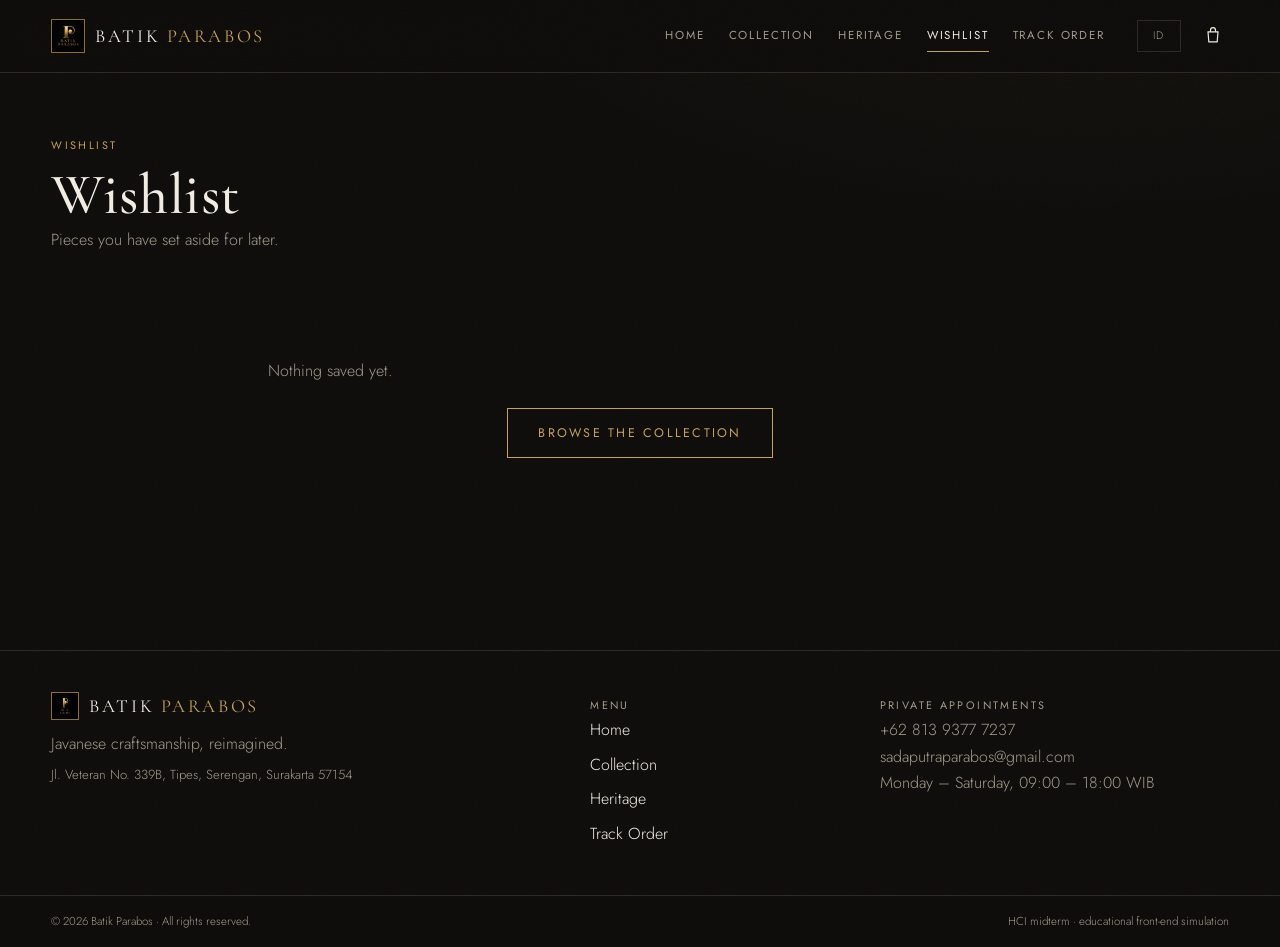
<file: wishlist.html>
﻿<!DOCTYPE html>
<html lang="en">
<head>
  <meta charset="UTF-8">
  <meta name="viewport" content="width=device-width, initial-scale=1.0">
  <title>Wishlist — Batik Parabos</title>
  <link rel="icon" type="image/png" href="img/logo.png">
  <link rel="stylesheet" href="css/fonts.css?v17">
  <link rel="stylesheet" href="css/style.css?v17">
  <link rel="stylesheet" href="css/pages/wishlist.css?v17">
</head>
<body>

  <header class="nav">
    <div class="nav__inner">
      <a class="nav__brand" href="index.html">
        <img src="img/logo.png" alt="Logo Batik Parabos" class="nav__logo">
        <span class="nav__wordmark">Batik <span>Parabos</span></span>
      </a>
      <nav class="nav__links" aria-label="Main navigation">
        <a href="index.html" data-i18n="nav.home">Home</a>
        <a href="collection.html" data-i18n="nav.collection">Collection</a>
        <a href="heritage.html" data-i18n="nav.heritage">Heritage</a>
        <a href="wishlist.html" data-i18n="nav.wishlist" class="is-current">Wishlist</a>
        <a href="track.html" data-i18n="nav.track">Track Order</a>
      </nav>
      <div class="nav__actions">
        <button type="button" class="lang-toggle" data-lang-toggle aria-label="Switch language">ID</button>
        <a class="nav__cart" href="cart.html" aria-label="Cart">
          <svg viewBox="0 0 24 24" aria-hidden="true"><path d="M6 7h12l-1 12H7L6 7z"/><path d="M9 7V5a3 3 0 0 1 6 0v2"/></svg>
          <span class="cart-badge" id="cartBadge">0</span>
        </a>
      </div>
    </div>
  </header>

  <main class="section wrap">
    <div class="section-head">
      <span class="label-caps" data-i18n="nav.wishlist">Wishlist</span>
      <h1 class="page-title" data-i18n="wish.title">Wishlist</h1>
      <p class="lede" data-i18n="wish.sub">Pieces you have set aside for later.</p>
    </div>

    <div class="wish-empty" id="wishEmpty" hidden>
      <p class="lede" data-i18n="wish.empty">Nothing saved yet.</p>
      <a href="collection.html" class="btn" data-i18n="cart.browse">Browse the collection</a>
    </div>

    <div class="wish-list" id="wishList"></div>
  </main>

  <footer class="footer">
    <div class="footer__inner">
      <div>
        <div class="footer__brand">
          <img src="img/logo.png" alt="">
          <span class="nav__wordmark">Batik <span>Parabos</span></span>
        </div>
        <p class="text-muted" data-i18n="footer.tag">Javanese craftsmanship, reimagined.</p>
        <p class="text-muted footer__addr">Jl. Veteran No. 339B, Tipes, Serengan, Surakarta 57154</p>
      </div>
      <div>
        <span class="label-caps">Menu</span>
        <ul>
          <li><a href="index.html" data-i18n="nav.home">Home</a></li>
          <li><a href="collection.html" data-i18n="nav.collection">Collection</a></li>
          <li><a href="heritage.html" data-i18n="nav.heritage">Heritage</a></li>
          <li><a href="track.html" data-i18n="footer.track">Track Order</a></li>
        </ul>
      </div>
      <div>
        <span class="label-caps" data-i18n="atelier.sub">Private appointments</span>
        <p class="text-muted">+62 813 9377 7237</p>
        <p class="text-muted">sadaputraparabos@gmail.com</p>
        <p class="text-muted" data-i18n="atelier.hours">Monday – Saturday, 09:00 – 18:00 WIB</p>
      </div>
    </div>
    <div class="footer__bottom">
      <div class="footer__bottom-inner">
        <span>© 2026 Batik Parabos · <span data-i18n="footer.rights">All rights reserved.</span></span>
        <span>HCI midterm · educational front-end simulation</span>
      </div>
    </div>
  </footer>

  <div class="toast" id="toast" role="status" aria-live="polite"></div>

  <script src="js/products.js?v17"></script>
  <script src="js/i18n.js?v17"></script>
  <script src="js/main.js?v17"></script>
  <script src="js/wishlist.js?v17"></script>
</body>
</html>
</file>
<file: css/fonts.css>
﻿@font-face { font-family: 'Cormorant Garamond'; font-style: italic; font-weight: 500; font-display: swap; src: url('../fonts/cormorant-garamond-500-italic.woff2') format('woff2'); }
@font-face { font-family: 'Cormorant Garamond'; font-style: normal; font-weight: 400; font-display: swap; src: url('../fonts/cormorant-garamond-400.woff2') format('woff2'); }
@font-face { font-family: 'Cormorant Garamond'; font-style: normal; font-weight: 500; font-display: swap; src: url('../fonts/cormorant-garamond-500.woff2') format('woff2'); }
@font-face { font-family: 'Cormorant Garamond'; font-style: normal; font-weight: 600; font-display: swap; src: url('../fonts/cormorant-garamond-600.woff2') format('woff2'); }
@font-face { font-family: 'Cormorant Garamond'; font-style: normal; font-weight: 700; font-display: swap; src: url('../fonts/cormorant-garamond-700.woff2') format('woff2'); }
@font-face { font-family: 'Jost'; font-style: normal; font-weight: 300; font-display: swap; src: url('../fonts/jost-300.woff2') format('woff2'); }
@font-face { font-family: 'Jost'; font-style: normal; font-weight: 400; font-display: swap; src: url('../fonts/jost-400.woff2') format('woff2'); }
@font-face { font-family: 'Jost'; font-style: normal; font-weight: 500; font-display: swap; src: url('../fonts/jost-500.woff2') format('woff2'); }
</file>
<file: css/style.css>
/* style.css — design system Batik Parabos, Dark Couture V1+ (milik A)
   Identitas V1 dipertahankan: obsidian + emas, Cormorant Garamond + Jost, radius tajam 0,
   pedestal kartu. Penyempurnaan: kontras WCAG diaudit, motion bermakna, depth halus. */

/* ---------- Reset ---------- */
*,
*::before,
*::after {
  margin: 0;
  padding: 0;
  box-sizing: border-box;
}

:root {
  --bg: #0E0D0B;         /* charcoal hampir hitam */
  --surface: #1A1713;    /* pedestal kartu produk */
  --surface-2: #211D18;  /* lapisan lebih tinggi — toast, chip */
  --gold: #C6A15B;       /* aksen emas metalik */
  --gold-dim: #8A6D3B;   /* emas redup — border, garis */
  --ivory: #F2EDE4;      /* teks utama — kontras 15.9:1 */
  --muted: #A39B8B;      /* teks sekunder — kontras 6.6:1 */
  --line: #2E2822;       /* border halus */
  --indigo: #2C3E5D;     /* aksen produk indigo */
  --sogan: #6B4A2F;      /* aksen coklat sogan */
  --error: #D99A73;

  --font-display: 'Cormorant Garamond', Georgia, serif;
  --font-body: 'Jost', 'Segoe UI', sans-serif;

  --space-2: 8px;
  --space-3: 16px;
  --space-4: 24px;
  --space-5: 40px;
  --space-6: 64px;

  --radius: 0;           /* tajam — couture */
  --measure: 62ch;

  --ease: cubic-bezier(0.32, 0.72, 0, 1);
}

html {
  scroll-behavior: smooth;
}

body {
  background:
    radial-gradient(1100px 520px at 85% -10%, rgba(198, 161, 91, 0.05), transparent 60%),
    var(--bg);
  color: var(--ivory);
  font-family: var(--font-body);
  font-weight: 300;
  font-size: 16px;
  line-height: 1.65;
  min-height: 100vh;
}

/* Grain film — fixed, pointer-events none, sangat halus */
body::after {
  content: "";
  position: fixed;
  inset: 0;
  z-index: 60;
  pointer-events: none;
  opacity: 0.025;
  background-image: url("data:image/svg+xml,%3Csvg xmlns='http://www.w3.org/2000/svg' width='160' height='160'%3E%3Cfilter id='n'%3E%3CfeTurbulence type='fractalNoise' baseFrequency='0.9' numOctaves='2'/%3E%3C/filter%3E%3Crect width='100%25' height='100%25' filter='url(%23n)'/%3E%3C/svg%3E");
}

img {
  max-width: 100%;
  display: block;
}

a {
  color: inherit;
  text-decoration: none;
}

button {
  font: inherit;
  color: inherit;
  background: none;
  border: none;
  cursor: pointer;
}

:focus-visible {
  outline: 1px solid var(--gold);
  outline-offset: 3px;
}

/* Atribut hidden selalu menang atas rule display apapun (bug cart: layout tak tersembunyi) */
[hidden] {
  display: none !important;
}

::selection {
  background: var(--gold);
  color: var(--bg);
}

/* ---------- Typografi ---------- */
h1, h2, h3, .display {
  font-family: var(--font-display);
  font-weight: 500;
  line-height: 1.12;
  letter-spacing: 0.01em;
}

.page-title {
  font-size: clamp(2.4rem, 6vw, 3.6rem);
}

.section-title {
  font-size: clamp(1.8rem, 3.4vw, 2.6rem);
}

.lede {
  color: var(--muted);
  max-width: var(--measure);
}

.label-caps {
  font-family: var(--font-body);
  font-size: 0.68rem;
  font-weight: 400;
  text-transform: uppercase;
  letter-spacing: 0.22em;
  color: var(--gold);
}

.text-muted {
  color: var(--muted);
}

.gold-rule {
  border: none;
  border-top: 1px solid var(--line);
}

/* ---------- Tombol ---------- */
.btn {
  display: inline-flex;
  align-items: center;
  justify-content: center;
  gap: var(--space-2);
  padding: 0.85rem 1.9rem;
  border: 1px solid var(--gold);
  color: var(--gold);
  font-family: var(--font-body);
  font-size: 0.78rem;
  font-weight: 400;
  letter-spacing: 0.18em;
  text-transform: uppercase;
  background: transparent;
  transition: background 0.35s var(--ease), color 0.35s var(--ease), border-color 0.35s var(--ease), transform 0.35s var(--ease);
}

.btn:hover {
  background: var(--gold);
  color: var(--bg);
}

.btn:active {
  transform: scale(0.98);
}

.btn--solid {
  background: var(--gold);
  color: var(--bg);
}

.btn--solid:hover {
  background: transparent;
  color: var(--gold);
}

.btn--ghost {
  border-color: var(--line);
  color: var(--muted);
}

.btn--ghost:hover {
  border-color: var(--gold);
  color: var(--gold);
  background: transparent;
}

.btn[disabled] {
  opacity: 0.4;
  pointer-events: none;
}

/* ---------- Layout umum ---------- */
.wrap {
  width: min(1180px, 92%);
  margin-inline: auto;
}

.section {
  padding-block: var(--space-6);
}

.section-head {
  margin-bottom: var(--space-5);
}

.section-head .label-caps {
  display: block;
  margin-bottom: var(--space-2);
}

/* ---------- Navbar (V1: sticky flat) ---------- */
.nav {
  position: sticky;
  top: 0;
  z-index: 50;
  background: rgba(14, 13, 11, 0.92);
  backdrop-filter: blur(10px);
  -webkit-backdrop-filter: blur(10px);
  border-bottom: 1px solid var(--line);
}

.nav__inner {
  width: min(1180px, 92%);
  margin-inline: auto;
  display: flex;
  align-items: center;
  gap: var(--space-4);
  min-height: 72px;
}

.nav__brand {
  display: flex;
  align-items: center;
  gap: 10px;
  margin-right: auto;
}

.nav__logo {
  width: 34px;
  height: 34px;
  object-fit: cover;
  border: 1px solid var(--gold-dim);
}

.nav__wordmark {
  font-family: var(--font-display);
  font-size: 1.15rem;
  letter-spacing: 0.14em;
  text-transform: uppercase;
}

.nav__wordmark span {
  color: var(--gold);
}

.nav__links {
  display: flex;
  gap: var(--space-4);
}

.nav__links a {
  font-size: 0.72rem;
  font-weight: 400;
  letter-spacing: 0.16em;
  text-transform: uppercase;
  color: var(--muted);
  padding-block: 6px;
  border-bottom: 1px solid transparent;
  transition: color 0.3s var(--ease), border-color 0.3s var(--ease);
}

.nav__links a:hover,
.nav__links a.is-current {
  color: var(--ivory);
  border-bottom-color: var(--gold);
}

.nav__actions {
  display: flex;
  align-items: center;
  gap: var(--space-3);
  margin-left: var(--space-2);
}

.lang-toggle {
  min-width: 44px;
  padding: 6px 10px;
  border: 1px solid var(--line);
  color: var(--muted);
  font-size: 0.68rem;
  letter-spacing: 0.14em;
  transition: border-color 0.3s var(--ease), color 0.3s var(--ease);
}

.lang-toggle:hover {
  border-color: var(--gold);
  color: var(--gold);
}

.nav__cart {
  position: relative;
  display: inline-flex;
  padding: 6px;
}

.nav__cart svg {
  width: 20px;
  height: 20px;
  stroke: var(--ivory);
  fill: none;
  stroke-width: 1.4;
}

.cart-badge {
  position: absolute;
  top: -2px;
  right: -4px;
  min-width: 17px;
  height: 17px;
  padding-inline: 4px;
  display: inline-flex;
  align-items: center;
  justify-content: center;
  background: var(--gold);
  color: var(--bg);
  font-size: 0.6rem;
  font-weight: 500;
  border-radius: 999px;
  visibility: hidden;
}

.cart-badge--active {
  visibility: visible;
}

/* ---------- Kartu produk (pedestal V1) ---------- */
.product-grid {
  display: grid;
  grid-template-columns: repeat(4, 1fr);
  gap: var(--space-4);
}

.product-card {
  background: var(--surface);
  border: 1px solid var(--line);
  transition: border-color 0.4s var(--ease), transform 0.4s var(--ease);
}

.product-card:hover {
  border-color: var(--gold);
  transform: translateY(-4px);
}

.product-card__media {
  position: relative;
  overflow: hidden;
  aspect-ratio: 3 / 4;
}

.product-card__media img {
  width: 100%;
  height: 100%;
  object-fit: cover;
  transition: transform 0.7s var(--ease);
}

.product-card:hover .product-card__media img {
  transform: scale(1.04);
}

.product-card__body {
  padding: var(--space-3) var(--space-3) var(--space-4);
}

.product-card__cat {
  font-size: 0.62rem;
  letter-spacing: 0.18em;
  text-transform: uppercase;
  color: var(--muted);
  margin-bottom: 4px;
}

.product-card__name {
  font-family: var(--font-display);
  font-size: 1.25rem;
  font-weight: 500;
  line-height: 1.2;
}

.product-card__price {
  margin-top: 6px;
  font-size: 0.85rem;
  color: var(--gold);
  letter-spacing: 0.04em;
}

.product-card__price--muted {
  color: var(--muted);
}

/* ---------- Toast ---------- */
.toast {
  position: fixed;
  right: 24px;
  bottom: 24px;
  z-index: 100;
  max-width: 340px;
  padding: 14px 20px;
  background: var(--surface-2);
  border: 1px solid var(--gold-dim);
  color: var(--ivory);
  font-size: 0.85rem;
  opacity: 0;
  transform: translateY(12px);
  pointer-events: none;
  transition: opacity 0.35s var(--ease), transform 0.35s var(--ease);
}

.toast--visible {
  opacity: 1;
  transform: translateY(0);
}

/* ---------- Form ---------- */
.field {
  display: flex;
  flex-direction: column;
  gap: 6px;
}

.field label {
  font-size: 0.68rem;
  letter-spacing: 0.16em;
  text-transform: uppercase;
  color: var(--muted);
}

.field input,
.field textarea,
.field select {
  background: var(--surface);
  border: 1px solid var(--line);
  color: var(--ivory);
  padding: 0.8rem 1rem;
  font-family: var(--font-body);
  font-size: 0.92rem;
  transition: border-color 0.3s var(--ease);
}

.field input:focus,
.field textarea:focus,
.field select:focus {
  outline: none;
  border-color: var(--gold);
}

.field input.invalid,
.field textarea.invalid {
  border-color: var(--error);
}

.field-error {
  color: var(--error);
  font-size: 0.78rem;
  display: none;
}

.field-error.is-visible {
  display: block;
}

/* ---------- Modal ---------- */
.modal-backdrop {
  position: fixed;
  inset: 0;
  z-index: 90;
  background: rgba(5, 4, 3, 0.78);
  backdrop-filter: blur(6px);
  -webkit-backdrop-filter: blur(6px);
  display: none;
  align-items: center;
  justify-content: center;
  padding: var(--space-4);
}

.modal-backdrop.is-open {
  display: flex;
}

.modal {
  width: min(480px, 100%);
  background: var(--surface);
  border: 1px solid var(--gold-dim);
  padding: var(--space-5);
}

.modal__title {
  font-family: var(--font-display);
  font-size: 1.7rem;
  margin-bottom: 4px;
}

.modal__sub {
  color: var(--muted);
  font-size: 0.88rem;
  margin-bottom: var(--space-4);
}

.modal__actions {
  display: flex;
  gap: var(--space-3);
  margin-top: var(--space-4);
}

/* ---------- Hero dasar ---------- */
.hero-media {
  position: absolute;
  inset: 0;
  overflow: hidden;
}

.hero-media img {
  width: 100%;
  height: 100%;
  object-fit: cover;
  object-position: center 30%;
}

.hero-scrim {
  position: absolute;
  inset: 0;
  background: rgba(5, 4, 3, 0.55);
}

/* ---------- Footer ---------- */
.footer {
  border-top: 1px solid var(--line);
  margin-top: var(--space-6);
}

.footer__inner {
  width: min(1180px, 92%);
  margin-inline: auto;
  padding-block: var(--space-5);
  display: grid;
  grid-template-columns: 2fr 1fr 1.4fr;
  gap: var(--space-5);
}

.footer__brand {
  display: flex;
  align-items: center;
  gap: 10px;
  margin-bottom: 10px;
}

.footer__brand img {
  width: 28px;
  height: 28px;
  border: 1px solid var(--gold-dim);
}

.footer .label-caps {
  color: var(--muted);
}

.footer ul {
  list-style: none;
}

.footer li {
  margin-bottom: 8px;
}

.footer a:hover {
  color: var(--gold);
}

.footer__bottom {
  border-top: 1px solid var(--line);
  padding-block: var(--space-3);
}

.footer__bottom-inner {
  width: min(1180px, 92%);
  margin-inline: auto;
  display: flex;
  justify-content: space-between;
  gap: var(--space-3);
  font-size: 0.72rem;
  color: var(--muted);
}

.footer__addr {
  font-size: 0.82rem;
  margin-top: 6px;
}

/* ---------- Motion: reveal via IntersectionObserver ---------- */
.reveal {
  opacity: 0;
  transform: translateY(18px);
  transition: opacity 0.9s var(--ease), transform 0.9s var(--ease);
}

.reveal.is-in {
  opacity: 1;
  transform: translateY(0);
}

.reveal-stagger > * {
  opacity: 0;
  transform: translateY(16px);
  transition: opacity 0.8s var(--ease), transform 0.8s var(--ease);
}

.reveal-stagger.is-in > * {
  opacity: 1;
  transform: translateY(0);
}

.reveal-stagger.is-in > *:nth-child(2) { transition-delay: 0.08s; }
.reveal-stagger.is-in > *:nth-child(3) { transition-delay: 0.16s; }
.reveal-stagger.is-in > *:nth-child(4) { transition-delay: 0.24s; }
.reveal-stagger.is-in > *:nth-child(5) { transition-delay: 0.32s; }

@media (prefers-reduced-motion: reduce) {
  html { scroll-behavior: auto; }
  .reveal,
  .reveal-stagger > * {
    opacity: 1;
    transform: none;
    transition: none;
  }
  .product-card,
  .product-card__media img,
  .btn {
    transition: none;
  }
}

/* ---------- Responsive dasar ---------- */
@media (max-width: 960px) {
  .product-grid {
    grid-template-columns: repeat(2, 1fr);
  }
  .footer__inner {
    grid-template-columns: 1fr;
    gap: var(--space-4);
  }
}

@media (max-width: 700px) {
  .nav__inner {
    flex-wrap: wrap;
    padding-block: 10px;
    row-gap: 4px;
  }
  .nav__brand {
    order: 1;
  }
  .nav__actions {
    order: 2;
    margin-left: auto;
  }
  .nav__links {
    order: 3;
    width: 100%;
    overflow-x: auto;
    gap: var(--space-3);
    padding-bottom: 8px;
  }
  .nav__links a {
    white-space: nowrap;
  }
  .product-grid {
    grid-template-columns: 1fr;
  }
}
</file>
<file: css/pages/home.css>
/* home.css — halaman beranda V1+ (milik A) */

.hero {
  position: relative;
  min-height: 88vh;
  display: flex;
  align-items: flex-end;
  border-bottom: 1px solid var(--line);
}

.hero__content {
  position: relative;
  z-index: 1;
  padding-block: var(--space-6);
}

.hero__title {
  font-size: clamp(3rem, 8.5vw, 5.6rem);
  margin-block: 14px 18px;
}

.hero__sub {
  color: var(--ivory);
  max-width: 44ch;
  margin-bottom: var(--space-5);
  font-size: 1.05rem;
}

.home__viewall {
  margin-top: var(--space-5);
  text-align: center;
}

/* Strip 5 tahap — urutan proses nyata, nomor bermakna */
.craft-strip {
  display: grid;
  grid-template-columns: repeat(5, 1fr);
  gap: var(--space-4);
  border-top: 1px solid var(--line);
  padding-top: var(--space-5);
}

.craft-step__num {
  display: block;
  font-family: var(--font-display);
  font-size: 1.5rem;
  color: var(--gold-dim);
  margin-bottom: 10px;
}

.craft-step h3 {
  font-size: 1.15rem;
  margin-bottom: 6px;
}

.craft-step p {
  font-size: 0.86rem;
  line-height: 1.55;
}

/* Band atelier */
.atelier-band {
  border: 1px solid var(--line);
  background: var(--surface);
  padding: var(--space-5);
  display: flex;
  align-items: center;
  justify-content: space-between;
  gap: var(--space-5);
}

.atelier-band .section-title {
  margin-block: 8px 10px;
}

@media (max-width: 960px) {
  .craft-strip {
    grid-template-columns: repeat(2, 1fr);
  }
  .atelier-band {
    flex-direction: column;
    align-items: flex-start;
  }
}

@media (max-width: 700px) {
  .hero {
    min-height: 76vh;
  }
  .craft-strip {
    grid-template-columns: 1fr;
  }
}
</file>
<file: css/pages/cart.css>
/* cart.css — V1+ (milik B) */

.cart-layout {
  display: grid;
  grid-template-columns: minmax(0, 7fr) minmax(0, 4fr);
  gap: var(--space-5);
  align-items: start;
}

.cart-list {
  display: flex;
  flex-direction: column;
  gap: var(--space-3);
}

.cart-item {
  display: grid;
  grid-template-columns: 96px 1fr auto;
  gap: var(--space-3);
  background: var(--surface);
  border: 1px solid var(--line);
  padding: var(--space-3);
  align-items: center;
}

.cart-item__media img {
  width: 96px;
  height: 128px;
  object-fit: cover;
}

.cart-item__name {
  font-family: var(--font-display);
  font-size: 1.3rem;
  font-weight: 500;
  line-height: 1.2;
}

.cart-item__meta {
  font-size: 0.78rem;
  letter-spacing: 0.1em;
  text-transform: uppercase;
  color: var(--muted);
  margin-top: 2px;
}

.cart-item__price {
  color: var(--gold);
  font-size: 0.9rem;
  margin-top: 6px;
}

.cart-item__controls {
  display: flex;
  flex-direction: column;
  align-items: flex-end;
  gap: 10px;
}

.qty-stepper {
  display: inline-flex;
  align-items: center;
  border: 1px solid var(--line);
}

.qty-stepper button {
  width: 34px;
  height: 34px;
  color: var(--muted);
  font-size: 1rem;
  transition: color 0.3s var(--ease);
}

.qty-stepper button:hover {
  color: var(--gold);
}

.qty-stepper span {
  min-width: 34px;
  text-align: center;
  font-size: 0.88rem;
}

.cart-remove {
  font-size: 0.68rem;
  letter-spacing: 0.14em;
  text-transform: uppercase;
  color: var(--muted);
}

.cart-remove:hover {
  color: var(--error);
}

/* Summary */
.cart-summary {
  background: var(--surface);
  border: 1px solid var(--gold-dim);
  padding: var(--space-4);
  display: flex;
  flex-direction: column;
  gap: 12px;
}

.cart-row-line {
  display: flex;
  justify-content: space-between;
  gap: var(--space-3);
  font-size: 0.92rem;
}

.cart-free {
  color: var(--gold);
  font-size: 0.8rem;
  text-align: right;
  max-width: 16ch;
}

.cart-row-line--total {
  border-top: 1px solid var(--line);
  padding-top: 12px;
  font-family: var(--font-display);
  font-size: 1.4rem;
  color: var(--gold);
}

.cart-checkout-btn {
  margin-top: 6px;
}

@media (max-width: 900px) {
  .cart-layout {
    grid-template-columns: 1fr;
  }
}

@media (max-width: 560px) {
  .cart-item {
    grid-template-columns: 72px 1fr;
  }
  .cart-item__media img {
    width: 72px;
    height: 96px;
  }
  .cart-item__controls {
    grid-column: 1 / -1;
    flex-direction: row;
    justify-content: space-between;
    align-items: center;
  }
}
</file>
<file: css/pages/checkout.css>
/* checkout.css — V1+ (milik C) */

.co-layout {
  display: grid;
  grid-template-columns: minmax(0, 6fr) minmax(0, 5fr);
  gap: var(--space-5);
  align-items: start;
}

.co-panel {
  background: var(--surface);
  border: 1px solid var(--line);
  padding: var(--space-5);
}

.co-panel > .label-caps {
  display: block;
  margin-bottom: var(--space-4);
}

.co-field {
  margin-bottom: 16px;
}

.co-pay-label {
  display: block;
  margin-block: var(--space-4) 10px;
}

.co-pay-options {
  display: flex;
  flex-direction: column;
  gap: 10px;
}

.co-pay-option {
  display: flex;
  align-items: center;
  gap: 12px;
  padding: 14px 18px;
  background: var(--paper);
  border: 1px solid var(--line);
  color: var(--ivory);
  cursor: pointer;
  transition: border-color 0.3s var(--ease), background 0.3s var(--ease);
}

.co-pay-option:hover {
  border-color: var(--gold-dim);
}

.co-pay-option:has(input:checked) {
  border-color: var(--gold);
  background: rgba(198, 161, 91, 0.06);
}

.co-pay-option input {
  accent-color: var(--gold);
  width: 16px;
  height: 16px;
  flex: none;
}

.co-pay-icon {
  width: 24px;
  height: 24px;
  stroke: var(--gold);
  fill: none;
  stroke-width: 1.4;
  flex: none;
}

.co-pay-text {
  display: flex;
  flex-direction: column;
  gap: 2px;
}

.co-pay-name {
  font-size: 0.92rem;
  font-weight: 500;
}

.co-pay-desc {
  font-size: 0.78rem;
  color: var(--muted);
}

/* Panel detail per metode — muncul hanya saat opsi dipilih */
.co-pay-detail {
  display: none;
  margin: -4px 0 0;
  padding: 14px 18px;
  background: rgba(198, 161, 91, 0.04);
  border: 1px dashed var(--gold-dim);
  border-top: none;
}

.co-pay-option:has(input:checked) + .co-pay-detail {
  display: block;
}

.co-pay-line {
  display: flex;
  justify-content: space-between;
  gap: var(--space-3);
  font-size: 0.86rem;
  padding-block: 5px;
}

.co-pay-line strong {
  font-weight: 500;
  color: var(--gold);
  letter-spacing: 0.03em;
}

.co-pay-sim {
  margin-top: 8px;
  font-size: 0.72rem;
}

.co-pay-qr {
  width: 132px;
  padding: 10px;
  background: var(--ivory);
  margin-bottom: 6px;
}

.co-pay-qr svg {
  display: block;
  width: 100%;
  color: #0E0D0B;
}

.co-sim {
  margin-top: 12px;
  font-size: 0.78rem;
}

/* Summary */
.co-summary {
  background: var(--surface);
  border: 1px solid var(--gold-dim);
  padding: var(--space-4);
  display: flex;
  flex-direction: column;
  gap: 12px;
}

.co-items {
  display: flex;
  flex-direction: column;
  gap: 8px;
  max-height: 280px;
  overflow-y: auto;
}

.co-item {
  display: flex;
  justify-content: space-between;
  gap: 10px;
  font-size: 0.85rem;
  padding-bottom: 8px;
  border-bottom: 1px dashed var(--line);
}

.co-item .qty {
  color: var(--muted);
}

/* duplikat baris ringkasan untuk checkout (nama class sama dengan cart.css) */
.cart-row-line {
  display: flex;
  justify-content: space-between;
  gap: var(--space-3);
  font-size: 0.92rem;
}

.cart-free {
  color: var(--gold);
  font-size: 0.8rem;
  text-align: right;
  max-width: 16ch;
}

.cart-row-line--total {
  border-top: 1px solid var(--line);
  padding-top: 12px;
  font-family: var(--font-display);
  font-size: 1.4rem;
  color: var(--gold);
}

/* Success */
.success {
  max-width: 560px;
  margin-inline: auto;
  text-align: center;
  border: 1px solid var(--gold-dim);
  background: var(--surface);
  padding: var(--space-6) var(--space-5);
}

.success .page-title {
  margin-bottom: 10px;
}

/* Layar instruksi pembayaran */
.pay-screen {
  text-align: center;
}

.pay-screen .lede {
  margin-inline: auto;
  margin-bottom: var(--space-4);
}

.pay-total {
  display: flex;
  justify-content: center;
  align-items: baseline;
  gap: 12px;
  border-block: 1px solid var(--line);
  padding-block: 14px;
  margin-bottom: var(--space-4);
}

.pay-total strong {
  font-family: var(--font-display);
  font-size: 1.7rem;
  color: var(--gold);
}

.pay-method {
  text-align: left;
  border: 1px solid var(--line);
  padding: var(--space-4);
  margin-bottom: var(--space-4);
}

.co-pay-line {
  display: flex;
  justify-content: space-between;
  gap: var(--space-3);
  font-size: 0.9rem;
  padding-block: 6px;
}

.co-pay-line strong {
  font-weight: 500;
  color: var(--gold);
  letter-spacing: 0.03em;
}

.pay-amount-field {
  margin-block: var(--space-3) 6px;
}

.pay-amount-field input {
  font-size: 1.05rem;
  letter-spacing: 0.04em;
}

/* Simulated gateway: status + progress bar 5 detik */
.pay-wait {
  text-align: center;
  margin-bottom: var(--space-4);
}

.pay-wait__status {
  font-size: 0.86rem;
  margin-bottom: 12px;
}

.pay-progress {
  height: 3px;
  background: var(--line);
  overflow: hidden;
}

.pay-progress__fill {
  width: 0;
  height: 100%;
  background: var(--gold);
}

.pay-progress__fill.is-running {
  animation: payFill 5s linear forwards;
}

@keyframes payFill {
  from { width: 0; }
  to { width: 100%; }
}

@media (prefers-reduced-motion: reduce) {
  .pay-progress__fill.is-running {
    animation: none;
    width: 100%;
  }
}

/* Nomor VA */
.va-banks {
  display: flex;
  gap: 8px;
  flex-wrap: wrap;
  margin-block: 6px 14px;
}

.va-bank {
  padding: 8px 16px;
  border: 1px solid var(--line);
  color: var(--muted);
  font-size: 0.8rem;
  letter-spacing: 0.08em;
  transition: border-color 0.3s var(--ease), color 0.3s var(--ease);
}

.va-bank:hover {
  border-color: var(--gold-dim);
  color: var(--ivory);
}

.va-bank.is-current {
  border-color: var(--gold);
  color: var(--gold);
  background: rgba(198, 161, 91, 0.08);
}

.va-number {
  font-family: var(--font-display);
  font-size: clamp(1.6rem, 4vw, 2.2rem);
  letter-spacing: 0.12em;
  color: var(--gold);
  background: rgba(198, 161, 91, 0.05);
  border: 1px dashed var(--gold-dim);
  padding: 16px;
  text-align: center;
  margin-bottom: 14px;
  user-select: all;
}

.pay-steps {
  margin: 0 0 16px 20px;
  font-size: 0.85rem;
}

.pay-steps li {
  margin-bottom: 4px;
}

.pay-method .btn {
  width: 100%;
}

/* QR di layar instruksi */
.pay-method .co-pay-qr {
  width: 148px;
  margin-inline: auto;
  margin-bottom: 10px;
}

.success__code strong {
  color: var(--ivory);
  letter-spacing: 0.14em;
  font-size: 1.7rem;
}

.success__hint {
  font-size: 0.82rem;
  max-width: 46ch;
  margin-inline: auto;
}

.success__no {
  margin-block: var(--space-5) var(--space-4);
  display: flex;
  flex-direction: column;
  gap: 6px;
}

.success__no strong {
  font-family: var(--font-display);
  font-size: 2rem;
  letter-spacing: 0.06em;
  color: var(--gold);
}

.success__actions {
  display: flex;
  gap: var(--space-3);
  justify-content: center;
  flex-wrap: wrap;
}

@media (max-width: 900px) {
  .co-layout {
    grid-template-columns: 1fr;
  }
}
</file>
<file: css/pages/collection.css>
/* collection.css — V1+ (milik B) */

.col-bar {
  display: flex;
  align-items: center;
  justify-content: space-between;
  gap: var(--space-4);
  flex-wrap: wrap;
  border-block: 1px solid var(--line);
  padding-block: var(--space-3);
  margin-bottom: var(--space-4);
}

.col-filters {
  display: flex;
  gap: var(--space-2);
  flex-wrap: wrap;
}

.col-chip {
  padding: 8px 16px;
  border: 1px solid var(--line);
  color: var(--muted);
  font-size: 0.72rem;
  letter-spacing: 0.14em;
  text-transform: uppercase;
  transition: border-color 0.3s var(--ease), color 0.3s var(--ease), background 0.3s var(--ease);
}

.col-chip:hover {
  border-color: var(--gold-dim);
  color: var(--ivory);
}

.col-chip.is-current {
  border-color: var(--gold);
  color: var(--gold);
}

.col-sort {
  display: flex;
  align-items: center;
  gap: 10px;
}

.col-sort label {
  font-size: 0.68rem;
  letter-spacing: 0.16em;
  text-transform: uppercase;
}

.col-sort select {
  background: var(--surface);
  border: 1px solid var(--line);
  color: var(--ivory);
  padding: 8px 12px;
  font-family: var(--font-body);
  font-size: 0.85rem;
}

.col-count {
  font-size: 0.78rem;
  letter-spacing: 0.1em;
  text-transform: uppercase;
  margin-bottom: var(--space-3);
}

.col-empty {
  padding-block: var(--space-6);
  text-align: center;
}

@media (max-width: 700px) {
  .col-bar {
    flex-direction: column;
    align-items: stretch;
  }
  .col-filters {
    overflow-x: auto;
    flex-wrap: nowrap;
    padding-bottom: 4px;
  }
  .col-chip {
    white-space: nowrap;
  }
}
</file>
<file: css/pages/heritage.css>
/* heritage.css — V1+ (milik C) */

.heritage-hero {
  position: relative;
  min-height: 46vh;
  display: flex;
  align-items: flex-end;
  border-bottom: 1px solid var(--line);
}

.heritage-hero__content {
  position: relative;
  z-index: 1;
  padding-block: var(--space-5);
}

.heritage-hero .page-title,
.heritage-hero .label-caps {
  color: var(--ivory);
}

.heritage-cols {
  columns: 2;
  column-gap: var(--space-5);
  max-width: 960px;
}

.heritage-p {
  break-inside: avoid;
  margin-bottom: var(--space-3);
  color: var(--muted);
  max-width: none;
}

.craft-list {
  list-style: none;
  border-top: 1px solid var(--line);
}

.craft-row {
  display: grid;
  grid-template-columns: 80px 1fr;
  gap: var(--space-4);
  padding-block: var(--space-4);
  border-bottom: 1px solid var(--line);
}

.craft-row__num {
  font-family: var(--font-display);
  font-size: 1.7rem;
  color: var(--gold-dim);
}

.craft-row h3 {
  font-size: 1.35rem;
  margin-bottom: 6px;
}

.craft-row p {
  font-size: 0.92rem;
  max-width: 62ch;
}

/* Atelier */
.atelier-grid {
  display: grid;
  grid-template-columns: 1fr 1fr;
  gap: var(--space-5);
  background: var(--surface);
  border: 1px solid var(--line);
  padding: var(--space-5);
}

.atelier-info .section-title {
  margin-block: 10px 12px;
}

.atelier-lines {
  margin-top: var(--space-4);
  border-top: 1px solid var(--line);
  padding-top: var(--space-4);
}

.atelier-lines p {
  font-size: 0.9rem;
  margin-bottom: 6px;
}

.atelier-form {
  display: flex;
  flex-direction: column;
  gap: 14px;
}

@media (max-width: 900px) {
  .heritage-cols {
    columns: 1;
  }
  .atelier-grid {
    grid-template-columns: 1fr;
  }
}
</file>
<file: css/pages/track.css>
﻿/* track.css — V1+ (milik C) */

.track-form {
  display: flex;
  gap: 10px;
  max-width: 560px;
  margin-bottom: var(--space-4);
}

.track-input {
  flex: 1;
  background: var(--surface);
  border: 1px solid var(--line);
  color: var(--ivory);
  padding: 0.85rem 1rem;
  font-family: var(--font-body);
  font-size: 0.95rem;
  letter-spacing: 0.04em;
}

.track-input:focus {
  outline: none;
  border-color: var(--gold);
}

.track-hint {
  font-size: 0.85rem;
  margin-bottom: var(--space-4);
}

.track-result {
  border: 1px solid var(--line);
  background: var(--surface);
  padding: var(--space-5);
  max-width: 720px;
}

.track-head {
  display: flex;
  justify-content: space-between;
  align-items: baseline;
  gap: 10px;
  flex-wrap: wrap;
  margin-bottom: 10px;
}

.track-summary {
  font-size: 0.85rem;
  margin-bottom: 8px;
}

.track-total {
  display: flex;
  justify-content: space-between;
  border-top: 1px solid var(--line);
  padding-block: 12px;
  margin-bottom: var(--space-4);
}

.track-total strong {
  font-family: var(--font-display);
  font-size: 1.6rem;
  color: var(--gold);
}

.track-ship {
  display: flex;
  justify-content: space-between;
  align-items: baseline;
  gap: 10px;
  flex-wrap: wrap;
  border-top: 1px solid var(--line);
  padding-block: 12px;
  margin-bottom: var(--space-4);
}

.track-ship strong {
  font-family: var(--font-display);
  font-size: 1.35rem;
  letter-spacing: 0.1em;
  color: var(--ivory);
}

.track-ship-pending {
  font-size: 0.82rem;
  border-top: 1px solid var(--line);
  padding-block: 12px;
  margin-bottom: var(--space-4);
}

.timeline {
  list-style: none;
  border-left: 1px solid var(--line);
  margin-left: 10px;
}

.timeline li {
  position: relative;
  padding-left: 24px;
  padding-bottom: 18px;
}

.timeline li::before {
  content: "";
  position: absolute;
  left: -5px;
  top: 6px;
  width: 9px;
  height: 9px;
  background: var(--bg);
  border: 1px solid var(--gold-dim);
  border-radius: 999px;
}

.timeline li.is-done::before {
  background: var(--gold);
  border-color: var(--gold);
}

.timeline li.is-current::before {
  background: var(--gold);
  border-color: var(--gold);
  box-shadow: 0 0 0 3px rgba(198, 161, 91, 0.25);
}

.timeline .tl-title {
  font-weight: 400;
  font-size: 0.98rem;
}

.timeline li:not(.is-done):not(.is-current) .tl-title {
  color: var(--muted);
}

.timeline .tl-desc {
  color: var(--muted);
  font-size: 0.82rem;
  margin-top: 2px;
}

.track-sim {
  margin-top: 6px;
  font-size: 0.74rem;
  letter-spacing: 0.08em;
}

@media (max-width: 700px) {
  .track-form {
    flex-direction: column;
  }
}
</file>
<file: css/pages/wishlist.css>
/* wishlist.css — V1+ (milik C) */

.wish-empty {
  padding-block: var(--space-6);
  text-align: center;
}

.wish-empty .btn {
  margin-top: var(--space-4);
}

.wish-list {
  display: flex;
  flex-direction: column;
  gap: var(--space-3);
}

.wish-item {
  display: grid;
  grid-template-columns: 96px 1fr auto;
  gap: var(--space-3);
  background: var(--surface);
  border: 1px solid var(--line);
  padding: var(--space-3);
  align-items: center;
}

.wish-item.is-highlighted {
  border-color: var(--gold);
}

.wish-item__media img {
  width: 96px;
  height: 128px;
  object-fit: cover;
}

.wish-item__name {
  font-family: var(--font-display);
  font-size: 1.35rem;
  font-weight: 500;
  line-height: 1.2;
}

.wish-item__price {
  color: var(--gold);
  font-size: 0.9rem;
  margin-top: 6px;
}

.wish-item__meta {
  font-size: 0.74rem;
  letter-spacing: 0.14em;
  text-transform: uppercase;
  color: var(--muted);
  margin-top: 4px;
}

.wish-item__actions {
  display: flex;
  gap: var(--space-3);
  align-items: center;
  flex-wrap: wrap;
}

@media (max-width: 560px) {
  .wish-item {
    grid-template-columns: 72px 1fr;
  }
  .wish-item__media img {
    width: 72px;
    height: 96px;
  }
  .wish-item__actions {
    grid-column: 1 / -1;
  }
}
</file>
